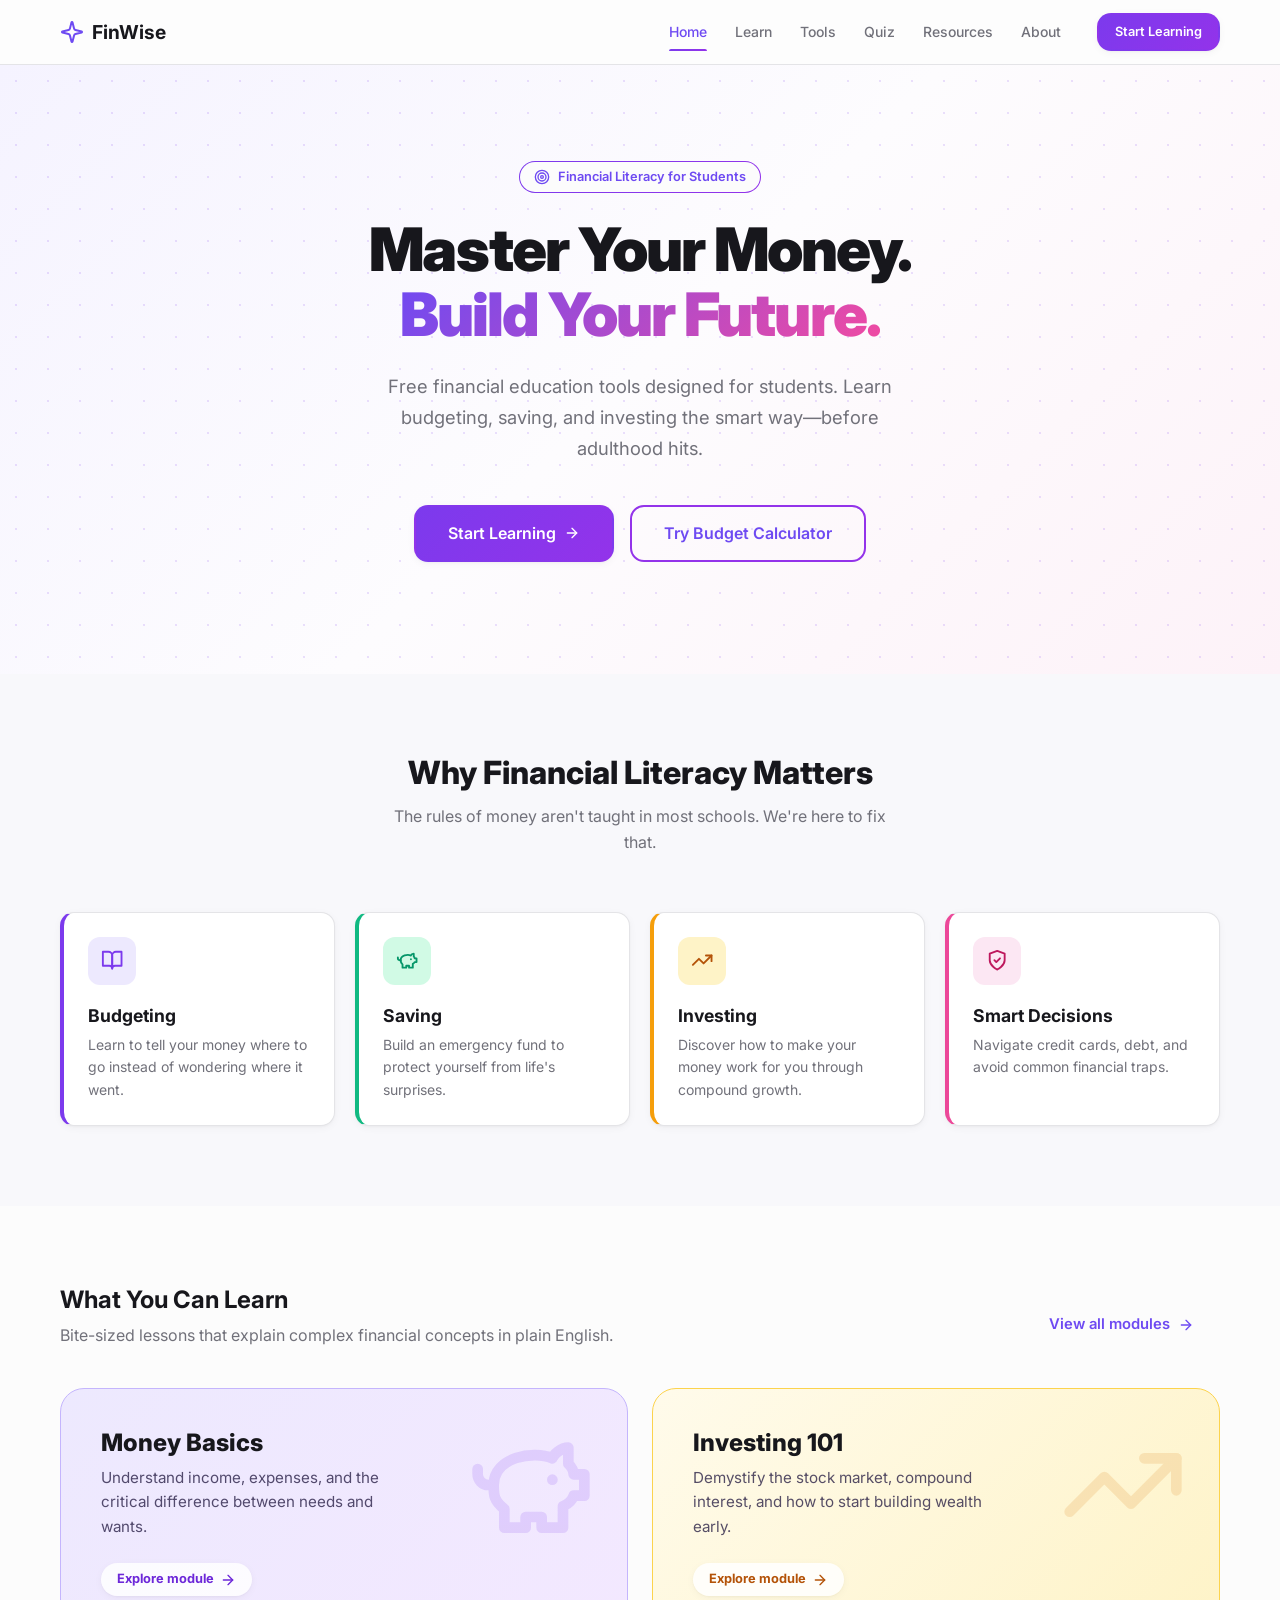
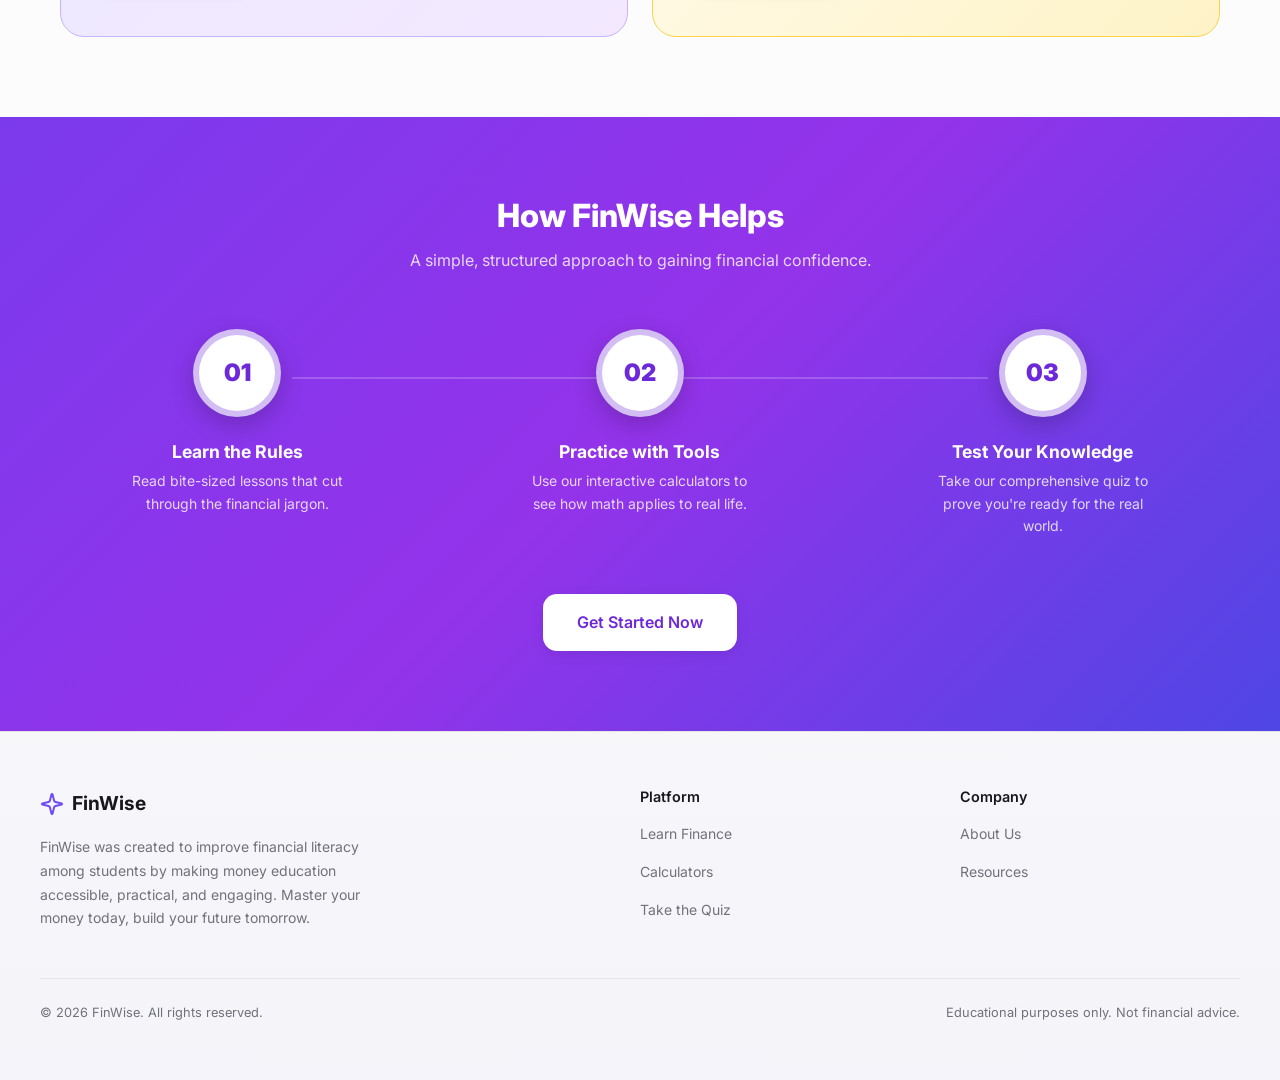
<file: index.html>
<!DOCTYPE html>
<html lang="en">
<head>
  <meta charset="UTF-8" />
  <meta name="viewport" content="width=device-width, initial-scale=1.0" />
  <meta name="description" content="Free financial literacy platform for high school students. Learn budgeting, saving, and investing the smart way." />
  <title>FinWise — Master Your Money</title>
  <link rel="stylesheet" href="style.css" />
  <!-- Google tag (gtag.js) -->
<script async src="https://www.googletagmanager.com/gtag/js?id=G-2988GRG72Z"></script>
<script>
  window.dataLayer = window.dataLayer || [];
  function gtag(){dataLayer.push(arguments);}
  gtag('js', new Date());

  gtag('config', 'G-2988GRG72Z');
</script>
</head>
<body>

<!-- ============ NAVBAR ============ -->
<header class="navbar">
  <div class="container navbar__inner">
    <a href="index.html" class="navbar__logo">
      <svg xmlns="http://www.w3.org/2000/svg" viewBox="0 0 24 24" fill="none" stroke="currentColor" stroke-width="2" stroke-linecap="round" stroke-linejoin="round"><path d="M9.937 15.5A2 2 0 0 0 8.5 14.063l-6.135-1.582a.5.5 0 0 1 0-.962L8.5 9.936A2 2 0 0 0 9.937 8.5l1.582-6.135a.5.5 0 0 1 .963 0L14.063 8.5A2 2 0 0 0 15.5 9.937l6.135 1.582a.5.5 0 0 1 0 .962L15.5 14.063a2 2 0 0 0-1.437 1.437l-1.582 6.135a.5.5 0 0 1-.963 0z"/></svg>
      <span class="navbar__logo-text">FinWise</span>
    </a>
    <nav class="navbar__links">
      <a href="index.html"     class="navbar__link">Home</a>
      <a href="learn.html"     class="navbar__link">Learn</a>
      <a href="tools.html"     class="navbar__link">Tools</a>
      <a href="quiz.html"      class="navbar__link">Quiz</a>
      <a href="resources.html" class="navbar__link">Resources</a>
      <a href="about.html"     class="navbar__link">About</a>
      <a href="learn.html" class="btn btn--primary btn--sm navbar__cta">Start Learning</a>
    </nav>
    <button class="navbar__mobile-toggle" id="nav-toggle" aria-label="Toggle menu">
      <span id="nav-icon-menu"><svg xmlns="http://www.w3.org/2000/svg" viewBox="0 0 24 24" fill="none" stroke="currentColor" stroke-width="2" stroke-linecap="round" stroke-linejoin="round" style="width:1.5rem;height:1.5rem"><line x1="4" x2="20" y1="12" y2="12"/><line x1="4" x2="20" y1="6" y2="6"/><line x1="4" x2="20" y1="18" y2="18"/></svg></span>
      <span id="nav-icon-close" style="display:none"><svg xmlns="http://www.w3.org/2000/svg" viewBox="0 0 24 24" fill="none" stroke="currentColor" stroke-width="2" stroke-linecap="round" stroke-linejoin="round" style="width:1.5rem;height:1.5rem"><path d="M18 6 6 18"/><path d="m6 6 12 12"/></svg></span>
    </button>
  </div>
  <div class="navbar__mobile-menu" id="nav-mobile-menu">
    <div class="navbar__mobile-links">
      <a href="index.html"     class="navbar__mobile-link">Home</a>
      <a href="learn.html"     class="navbar__mobile-link">Learn</a>
      <a href="tools.html"     class="navbar__mobile-link">Tools</a>
      <a href="quiz.html"      class="navbar__mobile-link">Quiz</a>
      <a href="resources.html" class="navbar__mobile-link">Resources</a>
      <a href="about.html"     class="navbar__mobile-link">About</a>
      <a href="learn.html" class="btn btn--primary btn--full navbar__mobile-cta">Start Learning</a>
    </div>
  </div>
</header>

<main>

  <!-- ============ HERO ============ -->
  <section class="hero">
    <div class="hero__dot-grid"></div>
    <div class="container hero__content">
      <div class="hero__badge-wrap">
        <div class="badge--gradient-border">
          <div class="badge-inner">
            <svg xmlns="http://www.w3.org/2000/svg" viewBox="0 0 24 24" fill="none" stroke="currentColor" stroke-width="2" stroke-linecap="round" stroke-linejoin="round"><circle cx="12" cy="12" r="10"/><circle cx="12" cy="12" r="6"/><circle cx="12" cy="12" r="2"/></svg>
            Financial Literacy for Students
          </div>
        </div>
      </div>

      <h1>
        Master Your Money.<br>
        <span class="gradient-text">Build Your Future.</span>
      </h1>

      <p class="hero__sub">
        Free financial education tools designed for students. Learn budgeting, saving, and investing the smart way—before adulthood hits.
      </p>

      <div class="hero__ctas">
        <a href="learn.html" class="btn btn--primary btn--lg">
          Start Learning
          <svg xmlns="http://www.w3.org/2000/svg" viewBox="0 0 24 24" fill="none" stroke="currentColor" stroke-width="2" stroke-linecap="round" stroke-linejoin="round"><path d="M5 12h14"/><path d="m12 5 7 7-7 7"/></svg>
        </a>
        <a href="tools.html" class="btn btn--outline btn--lg">Try Budget Calculator</a>
      </div>
    </div>
  </section>

  <!-- ============ WHY FINANCIAL LITERACY MATTERS ============ -->
  <section class="why-section">
    <div class="container">
      <div class="section-header">
        <h2>Why Financial Literacy Matters</h2>
        <p class="section-subtitle">The rules of money aren't taught in most schools. We're here to fix that.</p>
      </div>
      <div class="cards-grid-4">

        <div class="feature-card card--violet reveal reveal-delay-1">
          <div class="feature-icon">
            <svg xmlns="http://www.w3.org/2000/svg" viewBox="0 0 24 24" fill="none" stroke="currentColor" stroke-width="2" stroke-linecap="round" stroke-linejoin="round"><path d="M2 3h6a4 4 0 0 1 4 4v14a3 3 0 0 0-3-3H2z"/><path d="M22 3h-6a4 4 0 0 0-4 4v14a3 3 0 0 1 3-3h7z"/></svg>
          </div>
          <h3>Budgeting</h3>
          <p>Learn to tell your money where to go instead of wondering where it went.</p>
        </div>

        <div class="feature-card card--emerald reveal reveal-delay-2">
          <div class="feature-icon">
            <svg xmlns="http://www.w3.org/2000/svg" viewBox="0 0 24 24" fill="none" stroke="currentColor" stroke-width="2" stroke-linecap="round" stroke-linejoin="round"><path d="M19 5c-1.5 0-2.8 1.4-3 2-3.5-1.5-11-.3-11 5 0 1.8 0 3 2 4.5V20h4v-2h3v2h4v-4c1-.5 1.7-1 2-2h2v-4h-2c0-1-.5-1.5-1-2V5z"/><path d="M2 9v1a2 2 0 0 0 2 2h1"/><path d="M16 11h.01"/></svg>
          </div>
          <h3>Saving</h3>
          <p>Build an emergency fund to protect yourself from life's surprises.</p>
        </div>

        <div class="feature-card card--amber reveal reveal-delay-3">
          <div class="feature-icon">
            <svg xmlns="http://www.w3.org/2000/svg" viewBox="0 0 24 24" fill="none" stroke="currentColor" stroke-width="2" stroke-linecap="round" stroke-linejoin="round"><polyline points="22 7 13.5 15.5 8.5 10.5 2 17"/><polyline points="16 7 22 7 22 13"/></svg>
          </div>
          <h3>Investing</h3>
          <p>Discover how to make your money work for you through compound growth.</p>
        </div>

        <div class="feature-card card--pink reveal reveal-delay-4">
          <div class="feature-icon">
            <svg xmlns="http://www.w3.org/2000/svg" viewBox="0 0 24 24" fill="none" stroke="currentColor" stroke-width="2" stroke-linecap="round" stroke-linejoin="round"><path d="M12 22s8-4 8-10V5l-8-3-8 3v7c0 6 8 10 8 10"/><path d="m9 12 2 2 4-4"/></svg>
          </div>
          <h3>Smart Decisions</h3>
          <p>Navigate credit cards, debt, and avoid common financial traps.</p>
        </div>

      </div>
    </div>
  </section>

  <!-- ============ WHAT YOU CAN LEARN ============ -->
  <section>
    <div class="container">
      <div class="learn-section-row">
        <div>
          <h2>What You Can Learn</h2>
          <p class="text-muted">Bite-sized lessons that explain complex financial concepts in plain English.</p>
        </div>
        <a href="learn.html" class="btn btn--ghost">
          View all modules
          <svg xmlns="http://www.w3.org/2000/svg" viewBox="0 0 24 24" fill="none" stroke="currentColor" stroke-width="2" stroke-linecap="round" stroke-linejoin="round"><path d="M5 12h14"/><path d="m12 5 7 7-7 7"/></svg>
        </a>
      </div>

      <div class="cards-grid-2">

        <a href="learn.html" class="big-card big-card--violet reveal reveal-delay-1">
          <div class="big-card__bg-icon">
            <svg xmlns="http://www.w3.org/2000/svg" viewBox="0 0 24 24" fill="none" stroke="currentColor" stroke-width="2" stroke-linecap="round" stroke-linejoin="round"><path d="M19 5c-1.5 0-2.8 1.4-3 2-3.5-1.5-11-.3-11 5 0 1.8 0 3 2 4.5V20h4v-2h3v2h4v-4c1-.5 1.7-1 2-2h2v-4h-2c0-1-.5-1.5-1-2V5z"/><path d="M2 9v1a2 2 0 0 0 2 2h1"/><path d="M16 11h.01"/></svg>
          </div>
          <div class="big-card__content">
            <h3>Money Basics</h3>
            <p>Understand income, expenses, and the critical difference between needs and wants.</p>
            <span class="big-card__pill">
              Explore module
              <svg xmlns="http://www.w3.org/2000/svg" viewBox="0 0 24 24" fill="none" stroke="currentColor" stroke-width="2" stroke-linecap="round" stroke-linejoin="round"><path d="M5 12h14"/><path d="m12 5 7 7-7 7"/></svg>
            </span>
          </div>
        </a>

        <a href="learn.html" class="big-card big-card--amber reveal reveal-delay-2">
          <div class="big-card__bg-icon">
            <svg xmlns="http://www.w3.org/2000/svg" viewBox="0 0 24 24" fill="none" stroke="currentColor" stroke-width="2" stroke-linecap="round" stroke-linejoin="round"><polyline points="22 7 13.5 15.5 8.5 10.5 2 17"/><polyline points="16 7 22 7 22 13"/></svg>
          </div>
          <div class="big-card__content">
            <h3>Investing 101</h3>
            <p>Demystify the stock market, compound interest, and how to start building wealth early.</p>
            <span class="big-card__pill">
              Explore module
              <svg xmlns="http://www.w3.org/2000/svg" viewBox="0 0 24 24" fill="none" stroke="currentColor" stroke-width="2" stroke-linecap="round" stroke-linejoin="round"><path d="M5 12h14"/><path d="m12 5 7 7-7 7"/></svg>
            </span>
          </div>
        </a>

      </div>
    </div>
  </section>

  <!-- ============ HOW FINWISE HELPS ============ -->
  <section class="steps-section">
    <div class="container">
      <div class="section-header">
        <h2>How FinWise Helps</h2>
        <p class="section-subtitle">A simple, structured approach to gaining financial confidence.</p>
      </div>

      <div class="steps-grid">
        <div class="step-item reveal reveal-delay-1">
          <div class="step-circle">01</div>
          <h3>Learn the Rules</h3>
          <p>Read bite-sized lessons that cut through the financial jargon.</p>
        </div>
        <div class="step-item reveal reveal-delay-2">
          <div class="step-circle">02</div>
          <h3>Practice with Tools</h3>
          <p>Use our interactive calculators to see how math applies to real life.</p>
        </div>
        <div class="step-item reveal reveal-delay-3">
          <div class="step-circle">03</div>
          <h3>Test Your Knowledge</h3>
          <p>Take our comprehensive quiz to prove you're ready for the real world.</p>
        </div>
      </div>

      <div class="steps-cta">
        <a href="learn.html" class="btn btn--white btn--lg">Get Started Now</a>
      </div>
    </div>
  </section>

</main>

<!-- ============ FOOTER ============ -->
<footer class="footer">
  <div class="container footer__inner">
    <div class="footer__grid">
      <div class="footer__brand">
        <a href="index.html" class="footer__logo">
          <svg xmlns="http://www.w3.org/2000/svg" viewBox="0 0 24 24" fill="none" stroke="currentColor" stroke-width="2" stroke-linecap="round" stroke-linejoin="round"><path d="M9.937 15.5A2 2 0 0 0 8.5 14.063l-6.135-1.582a.5.5 0 0 1 0-.962L8.5 9.936A2 2 0 0 0 9.937 8.5l1.582-6.135a.5.5 0 0 1 .963 0L14.063 8.5A2 2 0 0 0 15.5 9.937l6.135 1.582a.5.5 0 0 1 0 .962L15.5 14.063a2 2 0 0 0-1.437 1.437l-1.582 6.135a.5.5 0 0 1-.963 0z"/></svg>
          <span class="footer__logo-text">FinWise</span>
        </a>
        <p class="footer__tagline">FinWise was created to improve financial literacy among students by making money education accessible, practical, and engaging. Master your money today, build your future tomorrow.</p>
      </div>
      <div>
        <h3 class="footer__heading">Platform</h3>
        <ul class="footer__links">
          <li><a href="learn.html">Learn Finance</a></li>
          <li><a href="tools.html">Calculators</a></li>
          <li><a href="quiz.html">Take the Quiz</a></li>
        </ul>
      </div>
      <div>
        <h3 class="footer__heading">Company</h3>
        <ul class="footer__links">
          <li><a href="about.html">About Us</a></li>
          <li><a href="resources.html">Resources</a></li>
        </ul>
      </div>
    </div>
    <div class="footer__bottom">
      <p>&copy; <span id="footer-year"></span> FinWise. All rights reserved.</p>
      <p>Educational purposes only. Not financial advice.</p>
    </div>
  </div>
</footer>

<script src="script.js"></script>
<script>document.getElementById('footer-year').textContent = new Date().getFullYear();</script>
</body>
</html>
</file>
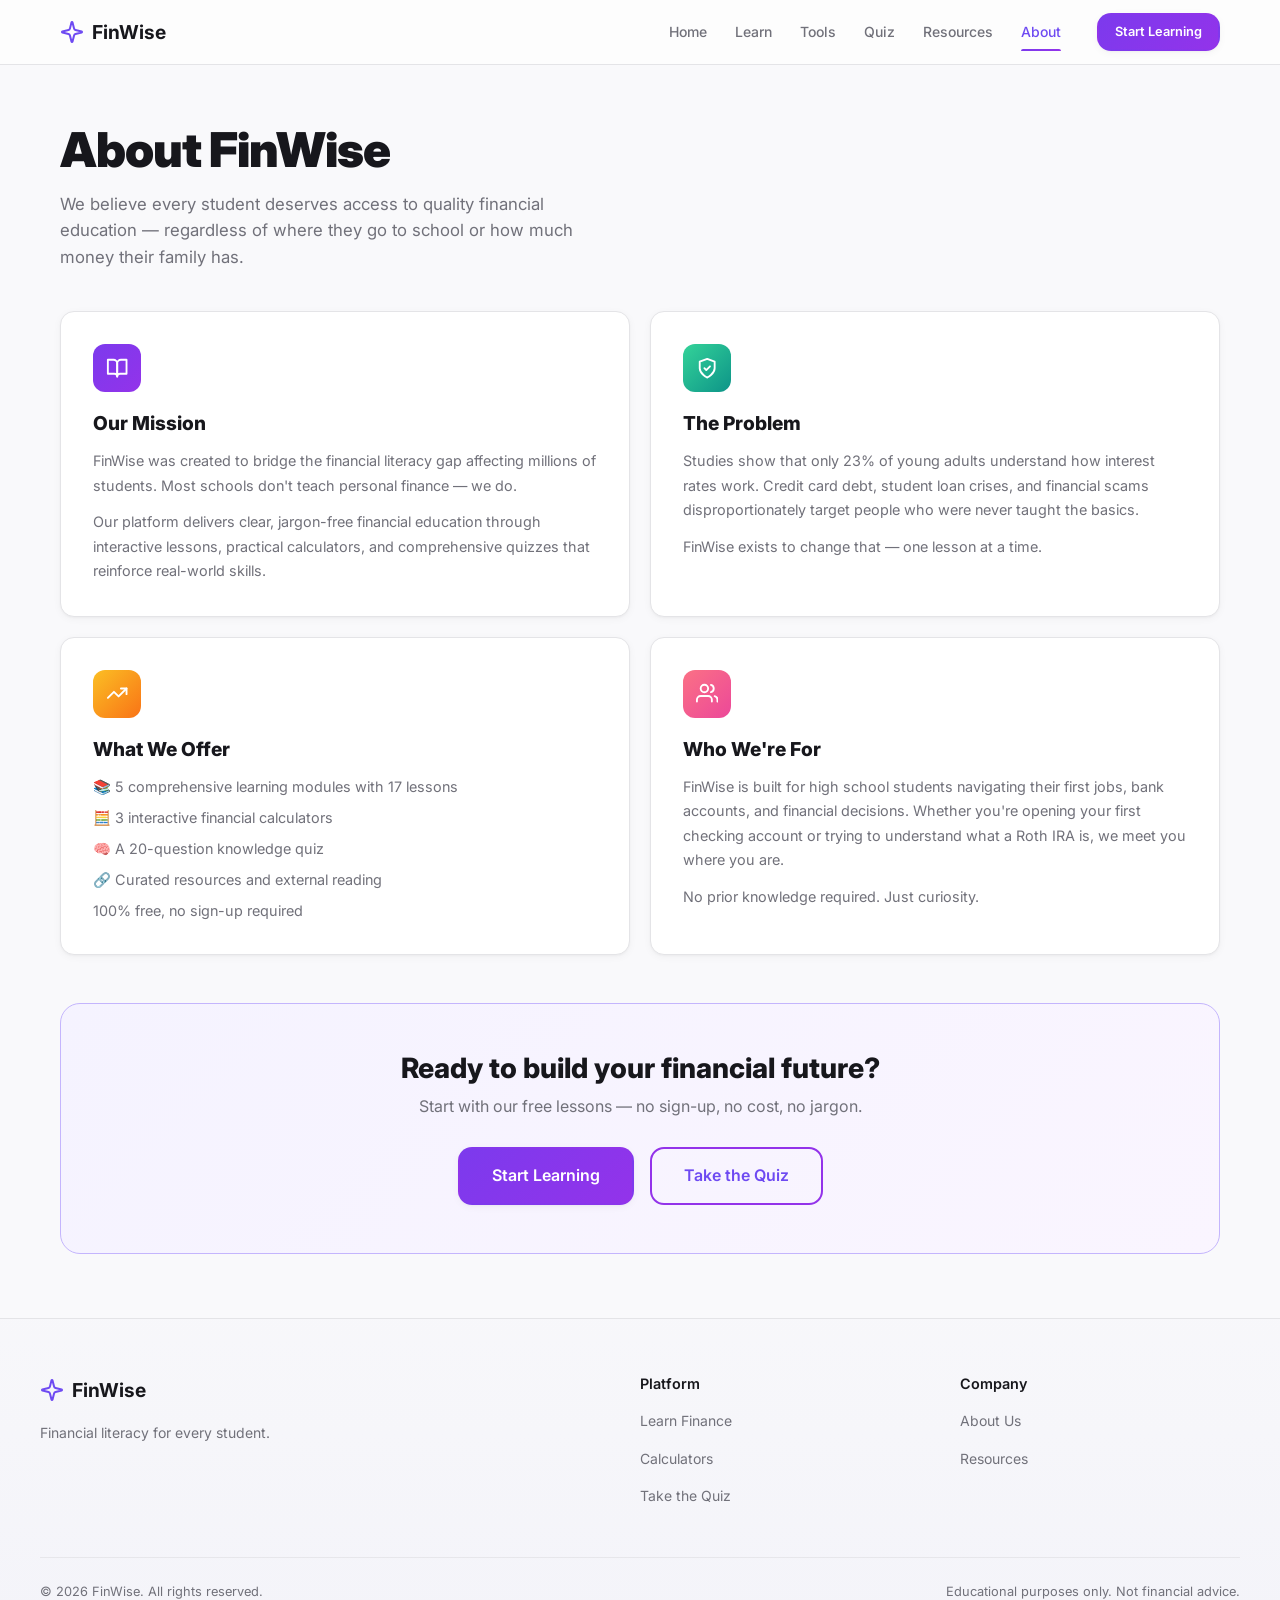
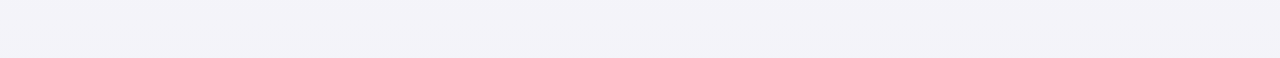
<file: about.html>
<!DOCTYPE html>
<html lang="en">
<head>
  <meta charset="UTF-8" />
  <meta name="viewport" content="width=device-width, initial-scale=1.0" />
  <meta name="description" content="About FinWise — a financial literacy platform built for students." />
  <title>About — FinWise</title>
  <link rel="stylesheet" href="style.css" />
  <!-- Google tag (gtag.js) -->
<script async src="https://www.googletagmanager.com/gtag/js?id=G-2988GRG72Z"></script>
<script>
  window.dataLayer = window.dataLayer || [];
  function gtag(){dataLayer.push(arguments);}
  gtag('js', new Date());

  gtag('config', 'G-2988GRG72Z');
</script>
</head>
<body>

<!-- ============ NAVBAR ============ -->
<header class="navbar">
  <div class="container navbar__inner">
    <a href="index.html" class="navbar__logo">
      <svg xmlns="http://www.w3.org/2000/svg" viewBox="0 0 24 24" fill="none" stroke="currentColor" stroke-width="2" stroke-linecap="round" stroke-linejoin="round"><path d="M9.937 15.5A2 2 0 0 0 8.5 14.063l-6.135-1.582a.5.5 0 0 1 0-.962L8.5 9.936A2 2 0 0 0 9.937 8.5l1.582-6.135a.5.5 0 0 1 .963 0L14.063 8.5A2 2 0 0 0 15.5 9.937l6.135 1.582a.5.5 0 0 1 0 .962L15.5 14.063a2 2 0 0 0-1.437 1.437l-1.582 6.135a.5.5 0 0 1-.963 0z"/></svg>
      <span class="navbar__logo-text">FinWise</span>
    </a>
    <nav class="navbar__links">
      <a href="index.html"     class="navbar__link">Home</a>
      <a href="learn.html"     class="navbar__link">Learn</a>
      <a href="tools.html"     class="navbar__link">Tools</a>
      <a href="quiz.html"      class="navbar__link">Quiz</a>
      <a href="resources.html" class="navbar__link">Resources</a>
      <a href="about.html"     class="navbar__link">About</a>
      <a href="learn.html" class="btn btn--primary btn--sm navbar__cta">Start Learning</a>
    </nav>
    <button class="navbar__mobile-toggle" id="nav-toggle" aria-label="Toggle menu">
      <span id="nav-icon-menu"><svg xmlns="http://www.w3.org/2000/svg" viewBox="0 0 24 24" fill="none" stroke="currentColor" stroke-width="2" stroke-linecap="round" stroke-linejoin="round" style="width:1.5rem;height:1.5rem"><line x1="4" x2="20" y1="12" y2="12"/><line x1="4" x2="20" y1="6" y2="6"/><line x1="4" x2="20" y1="18" y2="18"/></svg></span>
      <span id="nav-icon-close" style="display:none"><svg xmlns="http://www.w3.org/2000/svg" viewBox="0 0 24 24" fill="none" stroke="currentColor" stroke-width="2" stroke-linecap="round" stroke-linejoin="round" style="width:1.5rem;height:1.5rem"><path d="M18 6 6 18"/><path d="m6 6 12 12"/></svg></span>
    </button>
  </div>
  <div class="navbar__mobile-menu" id="nav-mobile-menu">
    <div class="navbar__mobile-links">
      <a href="index.html"     class="navbar__mobile-link">Home</a>
      <a href="learn.html"     class="navbar__mobile-link">Learn</a>
      <a href="tools.html"     class="navbar__mobile-link">Tools</a>
      <a href="quiz.html"      class="navbar__mobile-link">Quiz</a>
      <a href="resources.html" class="navbar__mobile-link">Resources</a>
      <a href="about.html"     class="navbar__mobile-link">About</a>
      <a href="learn.html" class="btn btn--primary btn--full navbar__mobile-cta">Start Learning</a>
    </div>
  </div>
</header>

<main class="page-bg">
  <div class="container">
    <div class="page-header">
      <h1>About FinWise</h1>
      <p>We believe every student deserves access to quality financial education — regardless of where they go to school or how much money their family has.</p>
    </div>

    <div class="about-grid">

      <div class="about-card reveal reveal-delay-1">
        <div class="about-card__icon about-card__icon--violet">
          <svg xmlns="http://www.w3.org/2000/svg" viewBox="0 0 24 24" fill="none" stroke="currentColor" stroke-width="2" stroke-linecap="round" stroke-linejoin="round"><path d="M2 3h6a4 4 0 0 1 4 4v14a3 3 0 0 0-3-3H2z"/><path d="M22 3h-6a4 4 0 0 0-4 4v14a3 3 0 0 1 3-3h7z"/></svg>
        </div>
        <h2>Our Mission</h2>
        <p>FinWise was created to bridge the financial literacy gap affecting millions of students. Most schools don't teach personal finance — we do.</p>
        <p>Our platform delivers clear, jargon-free financial education through interactive lessons, practical calculators, and comprehensive quizzes that reinforce real-world skills.</p>
      </div>

      <div class="about-card reveal reveal-delay-2">
        <div class="about-card__icon about-card__icon--emerald">
          <svg xmlns="http://www.w3.org/2000/svg" viewBox="0 0 24 24" fill="none" stroke="currentColor" stroke-width="2" stroke-linecap="round" stroke-linejoin="round"><path d="M12 22s8-4 8-10V5l-8-3-8 3v7c0 6 8 10 8 10"/><path d="m9 12 2 2 4-4"/></svg>
        </div>
        <h2>The Problem</h2>
        <p>Studies show that only 23% of young adults understand how interest rates work. Credit card debt, student loan crises, and financial scams disproportionately target people who were never taught the basics.</p>
        <p>FinWise exists to change that — one lesson at a time.</p>
      </div>

      <div class="about-card reveal reveal-delay-3">
        <div class="about-card__icon about-card__icon--amber">
          <svg xmlns="http://www.w3.org/2000/svg" viewBox="0 0 24 24" fill="none" stroke="currentColor" stroke-width="2" stroke-linecap="round" stroke-linejoin="round"><polyline points="22 7 13.5 15.5 8.5 10.5 2 17"/><polyline points="16 7 22 7 22 13"/></svg>
        </div>
        <h2>What We Offer</h2>
        <ul class="about-list">
          <li>📚 5 comprehensive learning modules with 17 lessons</li>
          <li>🧮 3 interactive financial calculators</li>
          <li>🧠 A 20-question knowledge quiz</li>
          <li>🔗 Curated resources and external reading</li>
          <li>100% free, no sign-up required</li>
        </ul>
      </div>

      <div class="about-card reveal reveal-delay-4">
        <div class="about-card__icon about-card__icon--rose">
          <svg xmlns="http://www.w3.org/2000/svg" viewBox="0 0 24 24" fill="none" stroke="currentColor" stroke-width="2" stroke-linecap="round" stroke-linejoin="round"><path d="M17 21v-2a4 4 0 0 0-4-4H5a4 4 0 0 0-4 4v2"/><circle cx="9" cy="7" r="4"/><path d="M23 21v-2a4 4 0 0 0-3-3.87"/><path d="M16 3.13a4 4 0 0 1 0 7.75"/></svg>
        </div>
        <h2>Who We're For</h2>
        <p>FinWise is built for high school students navigating their first jobs, bank accounts, and financial decisions. Whether you're opening your first checking account or trying to understand what a Roth IRA is, we meet you where you are.</p>
        <p>No prior knowledge required. Just curiosity.</p>
      </div>

    </div>

    <div class="about-cta-block reveal">
      <h2>Ready to build your financial future?</h2>
      <p>Start with our free lessons — no sign-up, no cost, no jargon.</p>
      <div class="hero__ctas">
        <a href="learn.html" class="btn btn--primary btn--lg">Start Learning</a>
        <a href="quiz.html"  class="btn btn--outline btn--lg">Take the Quiz</a>
      </div>
    </div>
  </div>
</main>

<!-- ============ FOOTER ============ -->
<footer class="footer">
  <div class="container footer__inner">
    <div class="footer__grid">
      <div class="footer__brand">
        <a href="index.html" class="footer__logo">
          <svg xmlns="http://www.w3.org/2000/svg" viewBox="0 0 24 24" fill="none" stroke="currentColor" stroke-width="2" stroke-linecap="round" stroke-linejoin="round"><path d="M9.937 15.5A2 2 0 0 0 8.5 14.063l-6.135-1.582a.5.5 0 0 1 0-.962L8.5 9.936A2 2 0 0 0 9.937 8.5l1.582-6.135a.5.5 0 0 1 .963 0L14.063 8.5A2 2 0 0 0 15.5 9.937l6.135 1.582a.5.5 0 0 1 0 .962L15.5 14.063a2 2 0 0 0-1.437 1.437l-1.582 6.135a.5.5 0 0 1-.963 0z"/></svg>
          <span class="footer__logo-text">FinWise</span>
        </a>
        <p class="footer__tagline">Financial literacy for every student.</p>
      </div>
      <div>
        <h3 class="footer__heading">Platform</h3>
        <ul class="footer__links">
          <li><a href="learn.html">Learn Finance</a></li>
          <li><a href="tools.html">Calculators</a></li>
          <li><a href="quiz.html">Take the Quiz</a></li>
        </ul>
      </div>
      <div>
        <h3 class="footer__heading">Company</h3>
        <ul class="footer__links">
          <li><a href="about.html">About Us</a></li>
          <li><a href="resources.html">Resources</a></li>
        </ul>
      </div>
    </div>
    <div class="footer__bottom">
      <p>&copy; <span id="footer-year"></span> FinWise. All rights reserved.</p>
      <p>Educational purposes only. Not financial advice.</p>
    </div>
  </div>
</footer>

<script src="script.js"></script>
<script>document.getElementById('footer-year').textContent = new Date().getFullYear();</script>
</body>
</html>
</file>
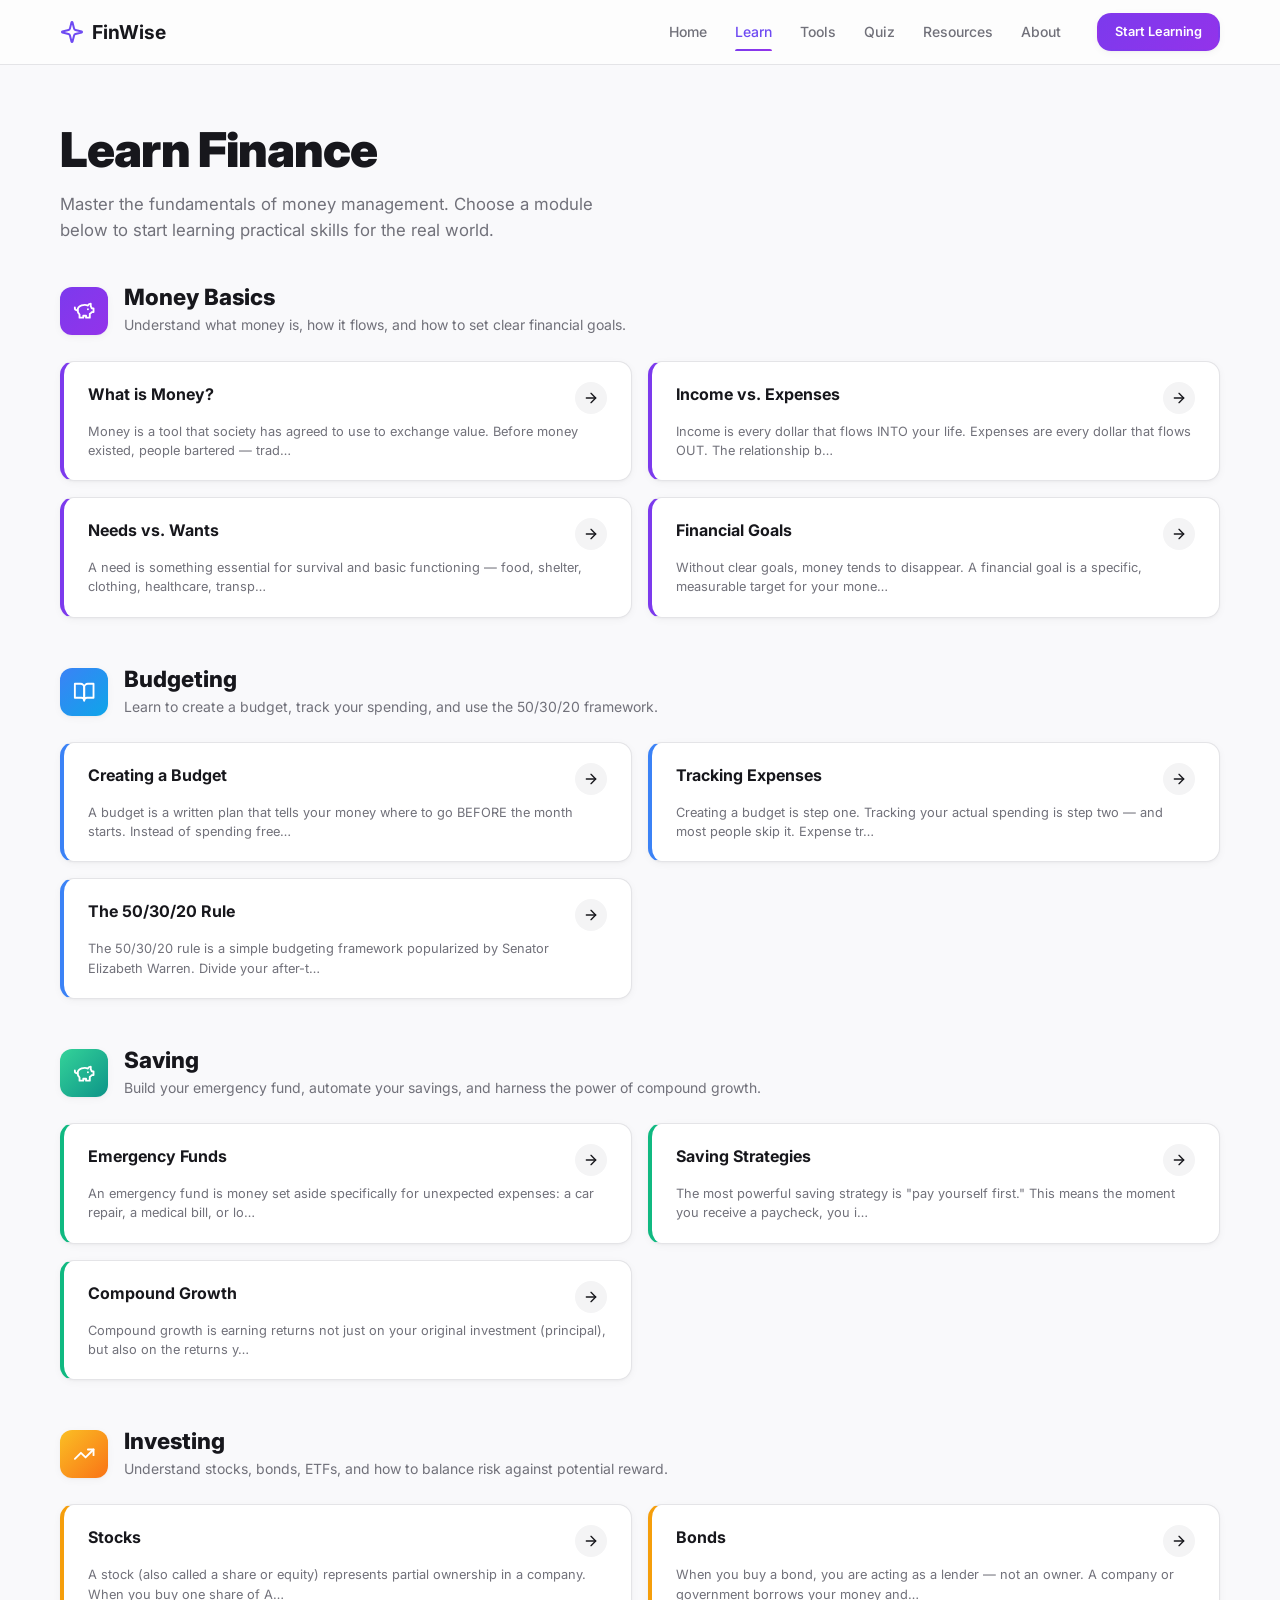
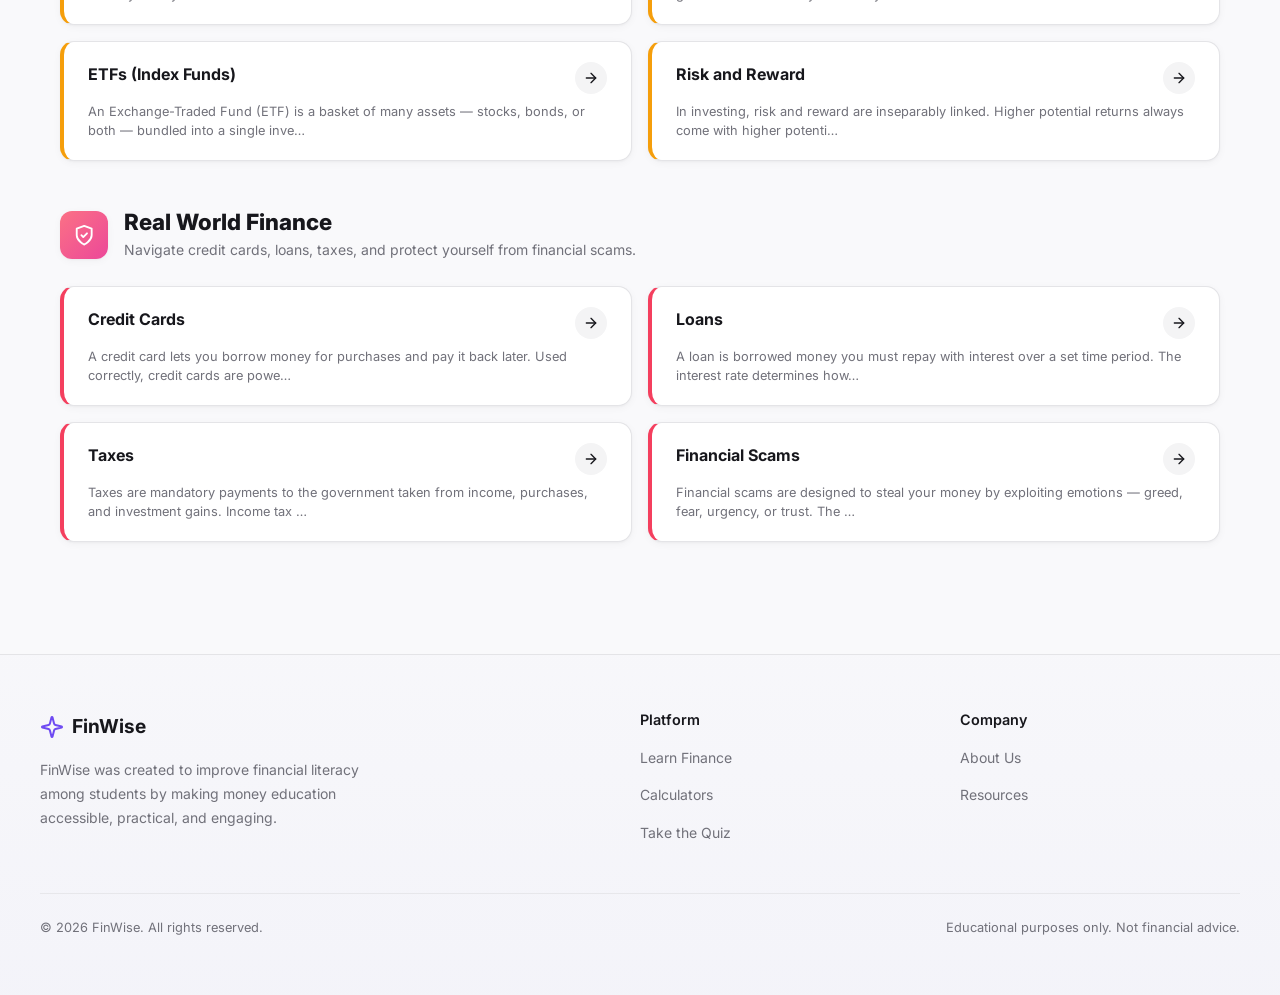
<file: learn.html>
<!DOCTYPE html>
<html lang="en">
<head>
  <meta charset="UTF-8" />
  <meta name="viewport" content="width=device-width, initial-scale=1.0" />
  <meta name="description" content="Learn financial literacy with interactive lessons on money basics, budgeting, saving, investing, and real-world finance." />
  <title>Learn Finance — FinWise</title>
  <link rel="stylesheet" href="style.css" />
  <!-- Google tag (gtag.js) -->
<script async src="https://www.googletagmanager.com/gtag/js?id=G-2988GRG72Z"></script>
<script>
  window.dataLayer = window.dataLayer || [];
  function gtag(){dataLayer.push(arguments);}
  gtag('js', new Date());

  gtag('config', 'G-2988GRG72Z');
</script>
</head>
<body>

<!-- ============ NAVBAR ============ -->
<header class="navbar">
  <div class="container navbar__inner">
    <a href="index.html" class="navbar__logo">
      <svg xmlns="http://www.w3.org/2000/svg" viewBox="0 0 24 24" fill="none" stroke="currentColor" stroke-width="2" stroke-linecap="round" stroke-linejoin="round"><path d="M9.937 15.5A2 2 0 0 0 8.5 14.063l-6.135-1.582a.5.5 0 0 1 0-.962L8.5 9.936A2 2 0 0 0 9.937 8.5l1.582-6.135a.5.5 0 0 1 .963 0L14.063 8.5A2 2 0 0 0 15.5 9.937l6.135 1.582a.5.5 0 0 1 0 .962L15.5 14.063a2 2 0 0 0-1.437 1.437l-1.582 6.135a.5.5 0 0 1-.963 0z"/></svg>
      <span class="navbar__logo-text">FinWise</span>
    </a>
    <nav class="navbar__links">
      <a href="index.html"     class="navbar__link">Home</a>
      <a href="learn.html"     class="navbar__link">Learn</a>
      <a href="tools.html"     class="navbar__link">Tools</a>
      <a href="quiz.html"      class="navbar__link">Quiz</a>
      <a href="resources.html" class="navbar__link">Resources</a>
      <a href="about.html"     class="navbar__link">About</a>
      <a href="learn.html" class="btn btn--primary btn--sm navbar__cta">Start Learning</a>
    </nav>
    <button class="navbar__mobile-toggle" id="nav-toggle" aria-label="Toggle menu">
      <span id="nav-icon-menu"><svg xmlns="http://www.w3.org/2000/svg" viewBox="0 0 24 24" fill="none" stroke="currentColor" stroke-width="2" stroke-linecap="round" stroke-linejoin="round" style="width:1.5rem;height:1.5rem"><line x1="4" x2="20" y1="12" y2="12"/><line x1="4" x2="20" y1="6" y2="6"/><line x1="4" x2="20" y1="18" y2="18"/></svg></span>
      <span id="nav-icon-close" style="display:none"><svg xmlns="http://www.w3.org/2000/svg" viewBox="0 0 24 24" fill="none" stroke="currentColor" stroke-width="2" stroke-linecap="round" stroke-linejoin="round" style="width:1.5rem;height:1.5rem"><path d="M18 6 6 18"/><path d="m6 6 12 12"/></svg></span>
    </button>
  </div>
  <div class="navbar__mobile-menu" id="nav-mobile-menu">
    <div class="navbar__mobile-links">
      <a href="index.html"     class="navbar__mobile-link">Home</a>
      <a href="learn.html"     class="navbar__mobile-link">Learn</a>
      <a href="tools.html"     class="navbar__mobile-link">Tools</a>
      <a href="quiz.html"      class="navbar__mobile-link">Quiz</a>
      <a href="resources.html" class="navbar__mobile-link">Resources</a>
      <a href="about.html"     class="navbar__mobile-link">About</a>
      <a href="learn.html" class="btn btn--primary btn--full navbar__mobile-cta">Start Learning</a>
    </div>
  </div>
</header>

<main class="page-bg">

  <div class="container">
    <div class="page-header">
      <h1>Learn Finance</h1>
      <p>Master the fundamentals of money management. Choose a module below to start learning practical skills for the real world.</p>
    </div>

    <!-- JS renders all modules here -->
    <div id="modules-container" style="padding-bottom:4rem"></div>
  </div>

</main>

<!-- ============ LESSON MODAL ============ -->
<div class="modal-overlay" id="lesson-modal" role="dialog" aria-modal="true" aria-labelledby="modal-title">
  <div class="modal">
    <div class="modal-top-bar"></div>
    <div class="modal-sticky-header">
      <h2 class="modal-title" id="modal-title">Lesson Title</h2>
      <button class="modal-close" id="modal-close-btn" aria-label="Close lesson">
        <svg xmlns="http://www.w3.org/2000/svg" viewBox="0 0 24 24" fill="none" stroke="currentColor" stroke-width="2" stroke-linecap="round" stroke-linejoin="round"><path d="M18 6 6 18"/><path d="m6 6 12 12"/></svg>
      </button>
    </div>
    <div class="modal-body">

      <p class="lesson-explanation" id="modal-explanation"></p>

      <div class="example-box">
        <div class="example-box__label">
          <svg xmlns="http://www.w3.org/2000/svg" viewBox="0 0 24 24" fill="none" stroke="currentColor" stroke-width="2" stroke-linecap="round" stroke-linejoin="round"><path d="M15 14c.2-1 .7-1.7 1.5-2.5 1-.9 1.5-2.2 1.5-3.5A6 6 0 0 0 6 8c0 1 .2 2.2 1.5 3.5.7.7 1.3 1.5 1.5 2.5"/><path d="M9 18h6"/><path d="M10 22h4"/></svg>
          Real World Example
        </div>
        <p id="modal-example"></p>
      </div>

      <div>
        <div class="key-points__label">
          <svg xmlns="http://www.w3.org/2000/svg" viewBox="0 0 24 24" fill="none" stroke="currentColor" stroke-width="2" stroke-linecap="round" stroke-linejoin="round"><circle cx="7.5" cy="15.5" r="5.5"/><path d="m21 2-9.6 9.6"/><path d="m15.5 7.5 3 3L22 7l-3-3"/></svg>
          Key Takeaways
        </div>
        <ul class="key-points" id="modal-keypoints"></ul>
      </div>

      <hr class="modal-divider" />

      <div class="mini-quiz">
        <div class="mini-quiz__label">
          <svg xmlns="http://www.w3.org/2000/svg" viewBox="0 0 24 24" fill="none" stroke="currentColor" stroke-width="2" stroke-linecap="round" stroke-linejoin="round"><circle cx="12" cy="12" r="10"/><polygon points="10 8 16 12 10 16 10 8"/></svg>
          Quick Check
        </div>
        <p class="mini-quiz__question" id="modal-quiz-question"></p>
        <div id="modal-quiz-options"></div>
        <div class="quiz-submit">
          <button class="btn btn--primary btn--full" id="modal-quiz-submit" disabled>Check Answer</button>
        </div>
        <div id="modal-quiz-result" style="display:none"></div>
      </div>

    </div>
  </div>
</div>

<!-- ============ FOOTER ============ -->
<footer class="footer">
  <div class="container footer__inner">
    <div class="footer__grid">
      <div class="footer__brand">
        <a href="index.html" class="footer__logo">
          <svg xmlns="http://www.w3.org/2000/svg" viewBox="0 0 24 24" fill="none" stroke="currentColor" stroke-width="2" stroke-linecap="round" stroke-linejoin="round"><path d="M9.937 15.5A2 2 0 0 0 8.5 14.063l-6.135-1.582a.5.5 0 0 1 0-.962L8.5 9.936A2 2 0 0 0 9.937 8.5l1.582-6.135a.5.5 0 0 1 .963 0L14.063 8.5A2 2 0 0 0 15.5 9.937l6.135 1.582a.5.5 0 0 1 0 .962L15.5 14.063a2 2 0 0 0-1.437 1.437l-1.582 6.135a.5.5 0 0 1-.963 0z"/></svg>
          <span class="footer__logo-text">FinWise</span>
        </a>
        <p class="footer__tagline">FinWise was created to improve financial literacy among students by making money education accessible, practical, and engaging.</p>
      </div>
      <div>
        <h3 class="footer__heading">Platform</h3>
        <ul class="footer__links">
          <li><a href="learn.html">Learn Finance</a></li>
          <li><a href="tools.html">Calculators</a></li>
          <li><a href="quiz.html">Take the Quiz</a></li>
        </ul>
      </div>
      <div>
        <h3 class="footer__heading">Company</h3>
        <ul class="footer__links">
          <li><a href="about.html">About Us</a></li>
          <li><a href="resources.html">Resources</a></li>
        </ul>
      </div>
    </div>
    <div class="footer__bottom">
      <p>&copy; <span id="footer-year"></span> FinWise. All rights reserved.</p>
      <p>Educational purposes only. Not financial advice.</p>
    </div>
  </div>
</footer>

<script src="script.js"></script>
<script>document.getElementById('footer-year').textContent = new Date().getFullYear();</script>
</body>
</html>
</file>
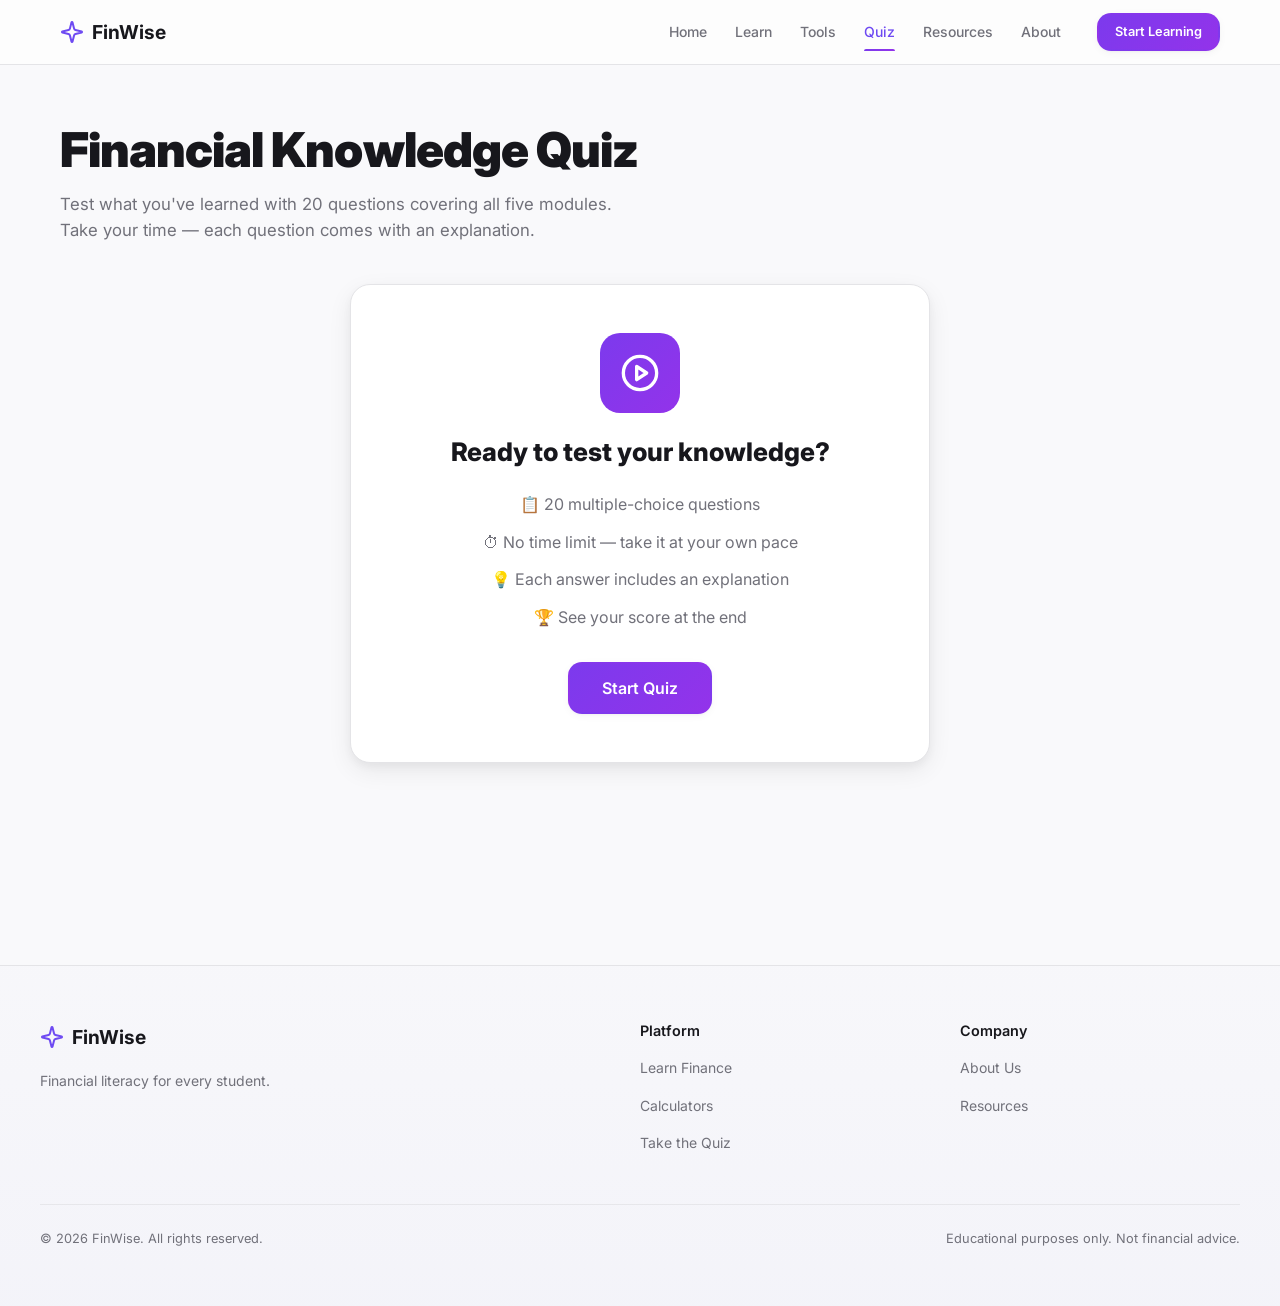
<file: quiz.html>
<!DOCTYPE html>
<html lang="en">
<head>
  <meta charset="UTF-8" />
  <meta name="viewport" content="width=device-width, initial-scale=1.0" />
  <meta name="description" content="Test your financial knowledge with our comprehensive 20-question quiz." />
  <title>Quiz — FinWise</title>
  <link rel="stylesheet" href="style.css" />
  <!-- Google tag (gtag.js) -->
<script async src="https://www.googletagmanager.com/gtag/js?id=G-2988GRG72Z"></script>
<script>
  window.dataLayer = window.dataLayer || [];
  function gtag(){dataLayer.push(arguments);}
  gtag('js', new Date());

  gtag('config', 'G-2988GRG72Z');
</script>
</head>
<body>

<!-- ============ NAVBAR ============ -->
<header class="navbar">
  <div class="container navbar__inner">
    <a href="index.html" class="navbar__logo">
      <svg xmlns="http://www.w3.org/2000/svg" viewBox="0 0 24 24" fill="none" stroke="currentColor" stroke-width="2" stroke-linecap="round" stroke-linejoin="round"><path d="M9.937 15.5A2 2 0 0 0 8.5 14.063l-6.135-1.582a.5.5 0 0 1 0-.962L8.5 9.936A2 2 0 0 0 9.937 8.5l1.582-6.135a.5.5 0 0 1 .963 0L14.063 8.5A2 2 0 0 0 15.5 9.937l6.135 1.582a.5.5 0 0 1 0 .962L15.5 14.063a2 2 0 0 0-1.437 1.437l-1.582 6.135a.5.5 0 0 1-.963 0z"/></svg>
      <span class="navbar__logo-text">FinWise</span>
    </a>
    <nav class="navbar__links">
      <a href="index.html"     class="navbar__link">Home</a>
      <a href="learn.html"     class="navbar__link">Learn</a>
      <a href="tools.html"     class="navbar__link">Tools</a>
      <a href="quiz.html"      class="navbar__link">Quiz</a>
      <a href="resources.html" class="navbar__link">Resources</a>
      <a href="about.html"     class="navbar__link">About</a>
      <a href="learn.html" class="btn btn--primary btn--sm navbar__cta">Start Learning</a>
    </nav>
    <button class="navbar__mobile-toggle" id="nav-toggle" aria-label="Toggle menu">
      <span id="nav-icon-menu"><svg xmlns="http://www.w3.org/2000/svg" viewBox="0 0 24 24" fill="none" stroke="currentColor" stroke-width="2" stroke-linecap="round" stroke-linejoin="round" style="width:1.5rem;height:1.5rem"><line x1="4" x2="20" y1="12" y2="12"/><line x1="4" x2="20" y1="6" y2="6"/><line x1="4" x2="20" y1="18" y2="18"/></svg></span>
      <span id="nav-icon-close" style="display:none"><svg xmlns="http://www.w3.org/2000/svg" viewBox="0 0 24 24" fill="none" stroke="currentColor" stroke-width="2" stroke-linecap="round" stroke-linejoin="round" style="width:1.5rem;height:1.5rem"><path d="M18 6 6 18"/><path d="m6 6 12 12"/></svg></span>
    </button>
  </div>
  <div class="navbar__mobile-menu" id="nav-mobile-menu">
    <div class="navbar__mobile-links">
      <a href="index.html"     class="navbar__mobile-link">Home</a>
      <a href="learn.html"     class="navbar__mobile-link">Learn</a>
      <a href="tools.html"     class="navbar__mobile-link">Tools</a>
      <a href="quiz.html"      class="navbar__mobile-link">Quiz</a>
      <a href="resources.html" class="navbar__mobile-link">Resources</a>
      <a href="about.html"     class="navbar__mobile-link">About</a>
      <a href="learn.html" class="btn btn--primary btn--full navbar__mobile-cta">Start Learning</a>
    </div>
  </div>
</header>

<main class="page-bg">
  <div class="container">
    <div class="page-header">
      <h1>Financial Knowledge Quiz</h1>
      <p>Test what you've learned with 20 questions covering all five modules. Take your time — each question comes with an explanation.</p>
    </div>

    <!-- Start Screen -->
    <div id="quiz-start" class="quiz-start-card">
      <div class="quiz-start-icon">
        <svg xmlns="http://www.w3.org/2000/svg" viewBox="0 0 24 24" fill="none" stroke="currentColor" stroke-width="2" stroke-linecap="round" stroke-linejoin="round"><circle cx="12" cy="12" r="10"/><polygon points="10 8 16 12 10 16 10 8"/></svg>
      </div>
      <h2>Ready to test your knowledge?</h2>
      <ul class="quiz-start-info">
        <li>📋 20 multiple-choice questions</li>
        <li>⏱ No time limit — take it at your own pace</li>
        <li>💡 Each answer includes an explanation</li>
        <li>🏆 See your score at the end</li>
      </ul>
      <button class="btn btn--primary btn--lg" id="quiz-start-btn">Start Quiz</button>
    </div>

    <!-- Quiz Area -->
    <div id="quiz-area" style="display:none">
      <div class="quiz-progress-bar-wrap">
        <div class="quiz-progress-bar" id="quiz-progress-bar"></div>
      </div>
      <div class="quiz-meta">
        <span id="quiz-q-counter"></span>
        <span id="quiz-score-live"></span>
      </div>
      <div class="quiz-question-card" id="quiz-question-card">
        <p class="quiz-question-text" id="quiz-question-text"></p>
        <div id="quiz-options-container"></div>
        <div id="quiz-feedback" style="display:none"></div>
        <div class="quiz-nav">
          <button class="btn btn--primary" id="quiz-next-btn" style="display:none">Next Question</button>
        </div>
      </div>
    </div>

    <!-- Results Screen -->
    <div id="quiz-results" style="display:none">
      <div class="quiz-results-card">
        <div id="quiz-results-icon" class="quiz-results-icon"></div>
        <h2 id="quiz-results-title"></h2>
        <div class="quiz-score-display" id="quiz-score-display"></div>
        <p id="quiz-results-msg"></p>
        <div class="quiz-results-actions">
          <button class="btn btn--primary btn--lg" id="quiz-retry-btn">Try Again</button>
          <a href="learn.html" class="btn btn--outline btn--lg">Review Lessons</a>
        </div>
      </div>
    </div>

  </div>
</main>

<!-- ============ FOOTER ============ -->
<footer class="footer">
  <div class="container footer__inner">
    <div class="footer__grid">
      <div class="footer__brand">
        <a href="index.html" class="footer__logo">
          <svg xmlns="http://www.w3.org/2000/svg" viewBox="0 0 24 24" fill="none" stroke="currentColor" stroke-width="2" stroke-linecap="round" stroke-linejoin="round"><path d="M9.937 15.5A2 2 0 0 0 8.5 14.063l-6.135-1.582a.5.5 0 0 1 0-.962L8.5 9.936A2 2 0 0 0 9.937 8.5l1.582-6.135a.5.5 0 0 1 .963 0L14.063 8.5A2 2 0 0 0 15.5 9.937l6.135 1.582a.5.5 0 0 1 0 .962L15.5 14.063a2 2 0 0 0-1.437 1.437l-1.582 6.135a.5.5 0 0 1-.963 0z"/></svg>
          <span class="footer__logo-text">FinWise</span>
        </a>
        <p class="footer__tagline">Financial literacy for every student.</p>
      </div>
      <div>
        <h3 class="footer__heading">Platform</h3>
        <ul class="footer__links">
          <li><a href="learn.html">Learn Finance</a></li>
          <li><a href="tools.html">Calculators</a></li>
          <li><a href="quiz.html">Take the Quiz</a></li>
        </ul>
      </div>
      <div>
        <h3 class="footer__heading">Company</h3>
        <ul class="footer__links">
          <li><a href="about.html">About Us</a></li>
          <li><a href="resources.html">Resources</a></li>
        </ul>
      </div>
    </div>
    <div class="footer__bottom">
      <p>&copy; <span id="footer-year"></span> FinWise. All rights reserved.</p>
      <p>Educational purposes only. Not financial advice.</p>
    </div>
  </div>
</footer>

<script src="script.js"></script>
<script>document.getElementById('footer-year').textContent = new Date().getFullYear();</script>
</body>
</html>
</file>
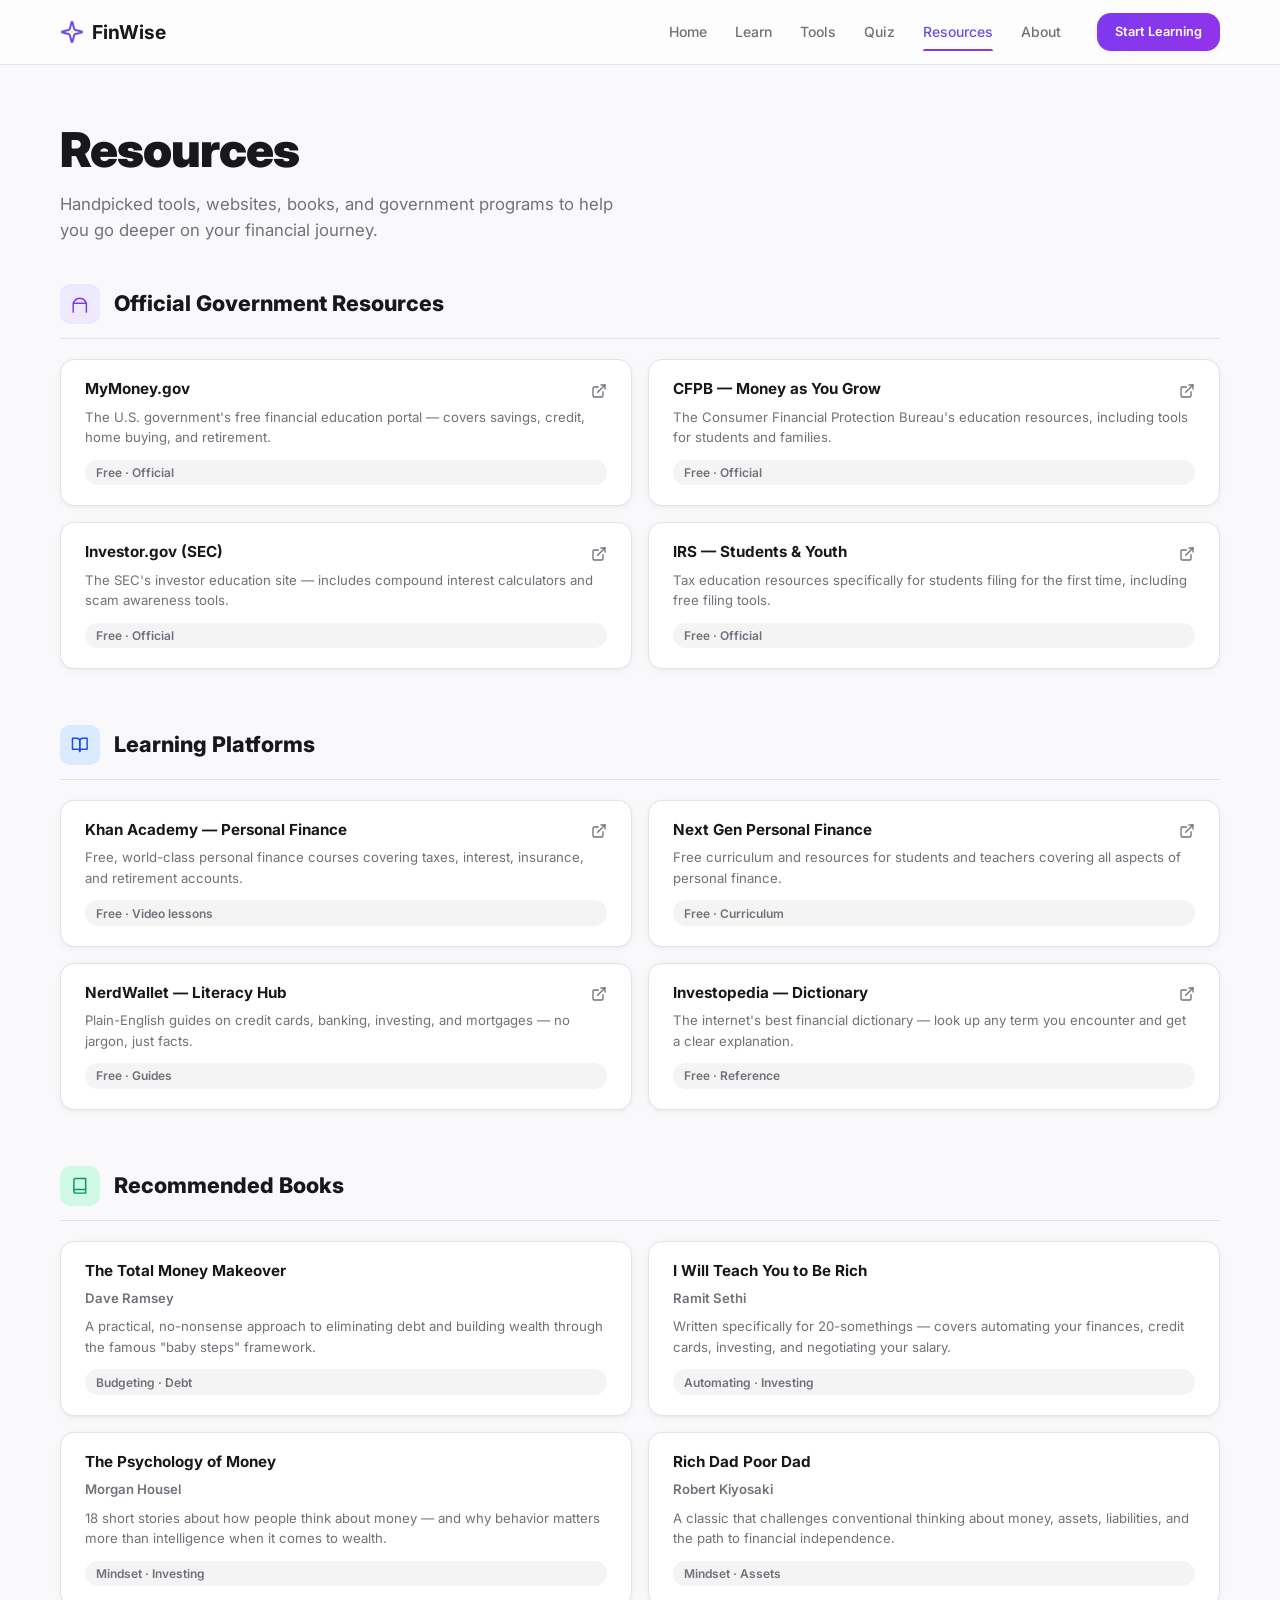
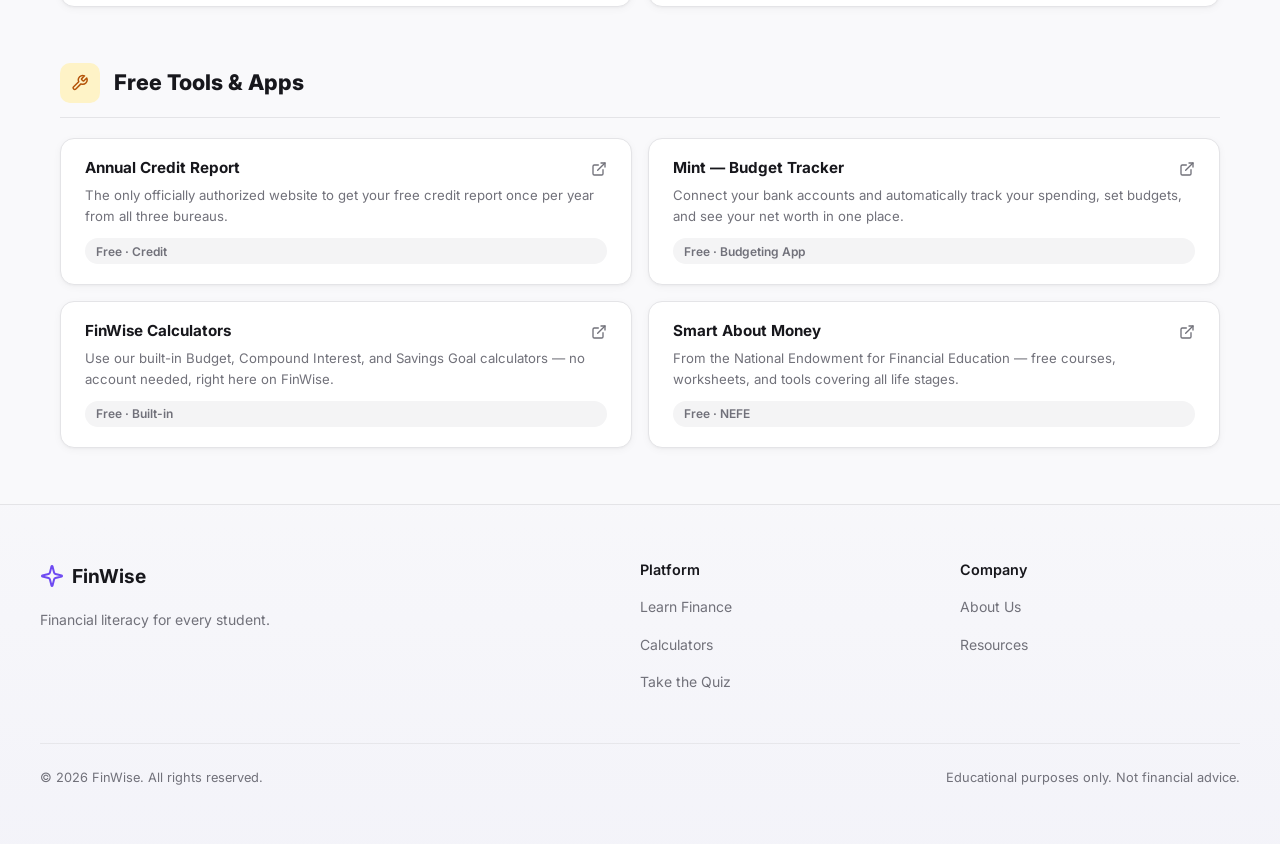
<file: resources.html>
<!DOCTYPE html>
<html lang="en">
<head>
  <meta charset="UTF-8" />
  <meta name="viewport" content="width=device-width, initial-scale=1.0" />
  <meta name="description" content="Curated financial literacy resources, books, websites, and tools for students." />
  <title>Resources — FinWise</title>
  <link rel="stylesheet" href="style.css" />
  <!-- Google tag (gtag.js) -->
<script async src="https://www.googletagmanager.com/gtag/js?id=G-2988GRG72Z"></script>
<script>
  window.dataLayer = window.dataLayer || [];
  function gtag(){dataLayer.push(arguments);}
  gtag('js', new Date());

  gtag('config', 'G-2988GRG72Z');
</script>
</head>
<body>

<!-- ============ NAVBAR ============ -->
<header class="navbar">
  <div class="container navbar__inner">
    <a href="index.html" class="navbar__logo">
      <svg xmlns="http://www.w3.org/2000/svg" viewBox="0 0 24 24" fill="none" stroke="currentColor" stroke-width="2" stroke-linecap="round" stroke-linejoin="round"><path d="M9.937 15.5A2 2 0 0 0 8.5 14.063l-6.135-1.582a.5.5 0 0 1 0-.962L8.5 9.936A2 2 0 0 0 9.937 8.5l1.582-6.135a.5.5 0 0 1 .963 0L14.063 8.5A2 2 0 0 0 15.5 9.937l6.135 1.582a.5.5 0 0 1 0 .962L15.5 14.063a2 2 0 0 0-1.437 1.437l-1.582 6.135a.5.5 0 0 1-.963 0z"/></svg>
      <span class="navbar__logo-text">FinWise</span>
    </a>
    <nav class="navbar__links">
      <a href="index.html"     class="navbar__link">Home</a>
      <a href="learn.html"     class="navbar__link">Learn</a>
      <a href="tools.html"     class="navbar__link">Tools</a>
      <a href="quiz.html"      class="navbar__link">Quiz</a>
      <a href="resources.html" class="navbar__link">Resources</a>
      <a href="about.html"     class="navbar__link">About</a>
      <a href="learn.html" class="btn btn--primary btn--sm navbar__cta">Start Learning</a>
    </nav>
    <button class="navbar__mobile-toggle" id="nav-toggle" aria-label="Toggle menu">
      <span id="nav-icon-menu"><svg xmlns="http://www.w3.org/2000/svg" viewBox="0 0 24 24" fill="none" stroke="currentColor" stroke-width="2" stroke-linecap="round" stroke-linejoin="round" style="width:1.5rem;height:1.5rem"><line x1="4" x2="20" y1="12" y2="12"/><line x1="4" x2="20" y1="6" y2="6"/><line x1="4" x2="20" y1="18" y2="18"/></svg></span>
      <span id="nav-icon-close" style="display:none"><svg xmlns="http://www.w3.org/2000/svg" viewBox="0 0 24 24" fill="none" stroke="currentColor" stroke-width="2" stroke-linecap="round" stroke-linejoin="round" style="width:1.5rem;height:1.5rem"><path d="M18 6 6 18"/><path d="m6 6 12 12"/></svg></span>
    </button>
  </div>
  <div class="navbar__mobile-menu" id="nav-mobile-menu">
    <div class="navbar__mobile-links">
      <a href="index.html"     class="navbar__mobile-link">Home</a>
      <a href="learn.html"     class="navbar__mobile-link">Learn</a>
      <a href="tools.html"     class="navbar__mobile-link">Tools</a>
      <a href="quiz.html"      class="navbar__mobile-link">Quiz</a>
      <a href="resources.html" class="navbar__mobile-link">Resources</a>
      <a href="about.html"     class="navbar__mobile-link">About</a>
      <a href="learn.html" class="btn btn--primary btn--full navbar__mobile-cta">Start Learning</a>
    </div>
  </div>
</header>

<main class="page-bg">
  <div class="container">
    <div class="page-header">
      <h1>Resources</h1>
      <p>Handpicked tools, websites, books, and government programs to help you go deeper on your financial journey.</p>
    </div>

    <!-- Government & Official Resources -->
    <div class="resources-section">
      <h2 class="resources-section__title">
        <span class="resources-section__icon resources-section__icon--violet">
          <svg xmlns="http://www.w3.org/2000/svg" viewBox="0 0 24 24" fill="none" stroke="currentColor" stroke-width="2" stroke-linecap="round" stroke-linejoin="round"><path d="M3 22V12a9 9 0 0 1 18 0v10"/><path d="M3 10h18"/></svg>
        </span>
        Official Government Resources
      </h2>
      <div class="resources-grid">
        <a href="https://www.mymoney.gov" target="_blank" rel="noopener" class="resource-card">
          <div class="resource-card__top">
            <h3>MyMoney.gov</h3>
            <svg xmlns="http://www.w3.org/2000/svg" viewBox="0 0 24 24" fill="none" stroke="currentColor" stroke-width="2" stroke-linecap="round" stroke-linejoin="round"><path d="M15 3h6v6"/><path d="M10 14 21 3"/><path d="M18 13v6a2 2 0 0 1-2 2H5a2 2 0 0 1-2-2V8a2 2 0 0 1 2-2h6"/></svg>
          </div>
          <p>The U.S. government's free financial education portal — covers savings, credit, home buying, and retirement.</p>
          <span class="resource-tag">Free · Official</span>
        </a>
        <a href="https://www.consumerfinance.gov/consumer-tools/money-as-you-grow/" target="_blank" rel="noopener" class="resource-card">
          <div class="resource-card__top">
            <h3>CFPB — Money as You Grow</h3>
            <svg xmlns="http://www.w3.org/2000/svg" viewBox="0 0 24 24" fill="none" stroke="currentColor" stroke-width="2" stroke-linecap="round" stroke-linejoin="round"><path d="M15 3h6v6"/><path d="M10 14 21 3"/><path d="M18 13v6a2 2 0 0 1-2 2H5a2 2 0 0 1-2-2V8a2 2 0 0 1 2-2h6"/></svg>
          </div>
          <p>The Consumer Financial Protection Bureau's education resources, including tools for students and families.</p>
          <span class="resource-tag">Free · Official</span>
        </a>
        <a href="https://www.investor.gov" target="_blank" rel="noopener" class="resource-card">
          <div class="resource-card__top">
            <h3>Investor.gov (SEC)</h3>
            <svg xmlns="http://www.w3.org/2000/svg" viewBox="0 0 24 24" fill="none" stroke="currentColor" stroke-width="2" stroke-linecap="round" stroke-linejoin="round"><path d="M15 3h6v6"/><path d="M10 14 21 3"/><path d="M18 13v6a2 2 0 0 1-2 2H5a2 2 0 0 1-2-2V8a2 2 0 0 1 2-2h6"/></svg>
          </div>
          <p>The SEC's investor education site — includes compound interest calculators and scam awareness tools.</p>
          <span class="resource-tag">Free · Official</span>
        </a>
        <a href="https://www.irs.gov/individuals/students" target="_blank" rel="noopener" class="resource-card">
          <div class="resource-card__top">
            <h3>IRS — Students &amp; Youth</h3>
            <svg xmlns="http://www.w3.org/2000/svg" viewBox="0 0 24 24" fill="none" stroke="currentColor" stroke-width="2" stroke-linecap="round" stroke-linejoin="round"><path d="M15 3h6v6"/><path d="M10 14 21 3"/><path d="M18 13v6a2 2 0 0 1-2 2H5a2 2 0 0 1-2-2V8a2 2 0 0 1 2-2h6"/></svg>
          </div>
          <p>Tax education resources specifically for students filing for the first time, including free filing tools.</p>
          <span class="resource-tag">Free · Official</span>
        </a>
      </div>
    </div>

    <!-- Learning Platforms -->
    <div class="resources-section">
      <h2 class="resources-section__title">
        <span class="resources-section__icon resources-section__icon--blue">
          <svg xmlns="http://www.w3.org/2000/svg" viewBox="0 0 24 24" fill="none" stroke="currentColor" stroke-width="2" stroke-linecap="round" stroke-linejoin="round"><path d="M2 3h6a4 4 0 0 1 4 4v14a3 3 0 0 0-3-3H2z"/><path d="M22 3h-6a4 4 0 0 0-4 4v14a3 3 0 0 1 3-3h7z"/></svg>
        </span>
        Learning Platforms
      </h2>
      <div class="resources-grid">
        <a href="https://www.khanacademy.org/college-careers-more/personal-finance" target="_blank" rel="noopener" class="resource-card">
          <div class="resource-card__top">
            <h3>Khan Academy — Personal Finance</h3>
            <svg xmlns="http://www.w3.org/2000/svg" viewBox="0 0 24 24" fill="none" stroke="currentColor" stroke-width="2" stroke-linecap="round" stroke-linejoin="round"><path d="M15 3h6v6"/><path d="M10 14 21 3"/><path d="M18 13v6a2 2 0 0 1-2 2H5a2 2 0 0 1-2-2V8a2 2 0 0 1 2-2h6"/></svg>
          </div>
          <p>Free, world-class personal finance courses covering taxes, interest, insurance, and retirement accounts.</p>
          <span class="resource-tag">Free · Video lessons</span>
        </a>
        <a href="https://www.nextgenmoney.com" target="_blank" rel="noopener" class="resource-card">
          <div class="resource-card__top">
            <h3>Next Gen Personal Finance</h3>
            <svg xmlns="http://www.w3.org/2000/svg" viewBox="0 0 24 24" fill="none" stroke="currentColor" stroke-width="2" stroke-linecap="round" stroke-linejoin="round"><path d="M15 3h6v6"/><path d="M10 14 21 3"/><path d="M18 13v6a2 2 0 0 1-2 2H5a2 2 0 0 1-2-2V8a2 2 0 0 1 2-2h6"/></svg>
          </div>
          <p>Free curriculum and resources for students and teachers covering all aspects of personal finance.</p>
          <span class="resource-tag">Free · Curriculum</span>
        </a>
        <a href="https://www.nerdwallet.com/financial-literacy-hub" target="_blank" rel="noopener" class="resource-card">
          <div class="resource-card__top">
            <h3>NerdWallet — Literacy Hub</h3>
            <svg xmlns="http://www.w3.org/2000/svg" viewBox="0 0 24 24" fill="none" stroke="currentColor" stroke-width="2" stroke-linecap="round" stroke-linejoin="round"><path d="M15 3h6v6"/><path d="M10 14 21 3"/><path d="M18 13v6a2 2 0 0 1-2 2H5a2 2 0 0 1-2-2V8a2 2 0 0 1 2-2h6"/></svg>
          </div>
          <p>Plain-English guides on credit cards, banking, investing, and mortgages — no jargon, just facts.</p>
          <span class="resource-tag">Free · Guides</span>
        </a>
        <a href="https://www.investopedia.com/financial-term-dictionary-4769738" target="_blank" rel="noopener" class="resource-card">
          <div class="resource-card__top">
            <h3>Investopedia — Dictionary</h3>
            <svg xmlns="http://www.w3.org/2000/svg" viewBox="0 0 24 24" fill="none" stroke="currentColor" stroke-width="2" stroke-linecap="round" stroke-linejoin="round"><path d="M15 3h6v6"/><path d="M10 14 21 3"/><path d="M18 13v6a2 2 0 0 1-2 2H5a2 2 0 0 1-2-2V8a2 2 0 0 1 2-2h6"/></svg>
          </div>
          <p>The internet's best financial dictionary — look up any term you encounter and get a clear explanation.</p>
          <span class="resource-tag">Free · Reference</span>
        </a>
      </div>
    </div>

    <!-- Books -->
    <div class="resources-section">
      <h2 class="resources-section__title">
        <span class="resources-section__icon resources-section__icon--emerald">
          <svg xmlns="http://www.w3.org/2000/svg" viewBox="0 0 24 24" fill="none" stroke="currentColor" stroke-width="2" stroke-linecap="round" stroke-linejoin="round"><path d="M4 19.5v-15A2.5 2.5 0 0 1 6.5 2H20v20H6.5a2.5 2.5 0 0 1 0-5H20"/></svg>
        </span>
        Recommended Books
      </h2>
      <div class="resources-grid">
        <div class="resource-card resource-card--no-link">
          <h3>The Total Money Makeover</h3>
          <p class="resource-author">Dave Ramsey</p>
          <p>A practical, no-nonsense approach to eliminating debt and building wealth through the famous "baby steps" framework.</p>
          <span class="resource-tag">Budgeting · Debt</span>
        </div>
        <div class="resource-card resource-card--no-link">
          <h3>I Will Teach You to Be Rich</h3>
          <p class="resource-author">Ramit Sethi</p>
          <p>Written specifically for 20-somethings — covers automating your finances, credit cards, investing, and negotiating your salary.</p>
          <span class="resource-tag">Automating · Investing</span>
        </div>
        <div class="resource-card resource-card--no-link">
          <h3>The Psychology of Money</h3>
          <p class="resource-author">Morgan Housel</p>
          <p>18 short stories about how people think about money — and why behavior matters more than intelligence when it comes to wealth.</p>
          <span class="resource-tag">Mindset · Investing</span>
        </div>
        <div class="resource-card resource-card--no-link">
          <h3>Rich Dad Poor Dad</h3>
          <p class="resource-author">Robert Kiyosaki</p>
          <p>A classic that challenges conventional thinking about money, assets, liabilities, and the path to financial independence.</p>
          <span class="resource-tag">Mindset · Assets</span>
        </div>
      </div>
    </div>

    <!-- Tools & Apps -->
    <div class="resources-section">
      <h2 class="resources-section__title">
        <span class="resources-section__icon resources-section__icon--amber">
          <svg xmlns="http://www.w3.org/2000/svg" viewBox="0 0 24 24" fill="none" stroke="currentColor" stroke-width="2" stroke-linecap="round" stroke-linejoin="round"><path d="M14.7 6.3a1 1 0 0 0 0 1.4l1.6 1.6a1 1 0 0 0 1.4 0l3.77-3.77a6 6 0 0 1-7.94 7.94l-6.91 6.91a2.12 2.12 0 0 1-3-3l6.91-6.91a6 6 0 0 1 7.94-7.94l-3.76 3.76z"/></svg>
        </span>
        Free Tools &amp; Apps
      </h2>
      <div class="resources-grid">
        <a href="https://www.annualcreditreport.com" target="_blank" rel="noopener" class="resource-card">
          <div class="resource-card__top">
            <h3>Annual Credit Report</h3>
            <svg xmlns="http://www.w3.org/2000/svg" viewBox="0 0 24 24" fill="none" stroke="currentColor" stroke-width="2" stroke-linecap="round" stroke-linejoin="round"><path d="M15 3h6v6"/><path d="M10 14 21 3"/><path d="M18 13v6a2 2 0 0 1-2 2H5a2 2 0 0 1-2-2V8a2 2 0 0 1 2-2h6"/></svg>
          </div>
          <p>The only officially authorized website to get your free credit report once per year from all three bureaus.</p>
          <span class="resource-tag">Free · Credit</span>
        </a>
        <a href="https://www.mint.com" target="_blank" rel="noopener" class="resource-card">
          <div class="resource-card__top">
            <h3>Mint — Budget Tracker</h3>
            <svg xmlns="http://www.w3.org/2000/svg" viewBox="0 0 24 24" fill="none" stroke="currentColor" stroke-width="2" stroke-linecap="round" stroke-linejoin="round"><path d="M15 3h6v6"/><path d="M10 14 21 3"/><path d="M18 13v6a2 2 0 0 1-2 2H5a2 2 0 0 1-2-2V8a2 2 0 0 1 2-2h6"/></svg>
          </div>
          <p>Connect your bank accounts and automatically track your spending, set budgets, and see your net worth in one place.</p>
          <span class="resource-tag">Free · Budgeting App</span>
        </a>
        <a href="tools.html" class="resource-card">
          <div class="resource-card__top">
            <h3>FinWise Calculators</h3>
            <svg xmlns="http://www.w3.org/2000/svg" viewBox="0 0 24 24" fill="none" stroke="currentColor" stroke-width="2" stroke-linecap="round" stroke-linejoin="round"><path d="M15 3h6v6"/><path d="M10 14 21 3"/><path d="M18 13v6a2 2 0 0 1-2 2H5a2 2 0 0 1-2-2V8a2 2 0 0 1 2-2h6"/></svg>
          </div>
          <p>Use our built-in Budget, Compound Interest, and Savings Goal calculators — no account needed, right here on FinWise.</p>
          <span class="resource-tag">Free · Built-in</span>
        </a>
        <a href="https://www.smartaboutmoney.org" target="_blank" rel="noopener" class="resource-card">
          <div class="resource-card__top">
            <h3>Smart About Money</h3>
            <svg xmlns="http://www.w3.org/2000/svg" viewBox="0 0 24 24" fill="none" stroke="currentColor" stroke-width="2" stroke-linecap="round" stroke-linejoin="round"><path d="M15 3h6v6"/><path d="M10 14 21 3"/><path d="M18 13v6a2 2 0 0 1-2 2H5a2 2 0 0 1-2-2V8a2 2 0 0 1 2-2h6"/></svg>
          </div>
          <p>From the National Endowment for Financial Education — free courses, worksheets, and tools covering all life stages.</p>
          <span class="resource-tag">Free · NEFE</span>
        </a>
      </div>
    </div>

  </div>
</main>

<!-- ============ FOOTER ============ -->
<footer class="footer">
  <div class="container footer__inner">
    <div class="footer__grid">
      <div class="footer__brand">
        <a href="index.html" class="footer__logo">
          <svg xmlns="http://www.w3.org/2000/svg" viewBox="0 0 24 24" fill="none" stroke="currentColor" stroke-width="2" stroke-linecap="round" stroke-linejoin="round"><path d="M9.937 15.5A2 2 0 0 0 8.5 14.063l-6.135-1.582a.5.5 0 0 1 0-.962L8.5 9.936A2 2 0 0 0 9.937 8.5l1.582-6.135a.5.5 0 0 1 .963 0L14.063 8.5A2 2 0 0 0 15.5 9.937l6.135 1.582a.5.5 0 0 1 0 .962L15.5 14.063a2 2 0 0 0-1.437 1.437l-1.582 6.135a.5.5 0 0 1-.963 0z"/></svg>
          <span class="footer__logo-text">FinWise</span>
        </a>
        <p class="footer__tagline">Financial literacy for every student.</p>
      </div>
      <div>
        <h3 class="footer__heading">Platform</h3>
        <ul class="footer__links">
          <li><a href="learn.html">Learn Finance</a></li>
          <li><a href="tools.html">Calculators</a></li>
          <li><a href="quiz.html">Take the Quiz</a></li>
        </ul>
      </div>
      <div>
        <h3 class="footer__heading">Company</h3>
        <ul class="footer__links">
          <li><a href="about.html">About Us</a></li>
          <li><a href="resources.html">Resources</a></li>
        </ul>
      </div>
    </div>
    <div class="footer__bottom">
      <p>&copy; <span id="footer-year"></span> FinWise. All rights reserved.</p>
      <p>Educational purposes only. Not financial advice.</p>
    </div>
  </div>
</footer>

<script src="script.js"></script>
<script>document.getElementById('footer-year').textContent = new Date().getFullYear();</script>
</body>
</html>
</file>
<file: style.css>
/* ============================================================
   FinWise — style.css
   Pure CSS, no build tools required. Works directly in browser.
   ============================================================ */

@import url('https://fonts.googleapis.com/css2?family=Inter:wght@400;500;600;700;800;900&display=swap');

/* ============================================================
   1. CSS VARIABLES
   ============================================================ */
:root {
  --primary:           hsl(253, 87%, 62%);
  --primary-dark:      hsl(253, 87%, 52%);
  --primary-light:     hsl(253, 100%, 97%);
  --primary-border:    hsl(253, 87%, 54%);
  --accent:            hsl(38, 100%, 56%);
  --accent-dark:       hsl(38, 100%, 46%);
  --background:        hsl(0, 0%, 99%);
  --foreground:        hsl(240, 10%, 10%);
  --muted:             hsl(240, 5%, 96%);
  --muted-fg:          hsl(240, 4%, 46%);
  --border:            hsl(240, 6%, 90%);
  --card:              hsl(0, 0%, 100%);
  --secondary:         hsl(253, 100%, 97%);
  --secondary-fg:      hsl(253, 87%, 40%);
  --green:             hsl(152, 75%, 40%);
  --green-light:       hsl(152, 75%, 95%);
  --red:               hsl(0, 84%, 60%);
  --red-light:         hsl(0, 84%, 97%);
  --amber-light:       hsl(38, 100%, 95%);
  --amber-dark:        hsl(38, 100%, 30%);
  --radius:            0.875rem;
  --radius-sm:         0.5rem;
  --radius-lg:         1.25rem;
  --radius-full:       9999px;
  --font:              'Inter', -apple-system, BlinkMacSystemFont, sans-serif;
  --shadow-sm:         0 2px 8px rgba(0,0,0,.04), 0 1px 2px rgba(0,0,0,.03);
  --shadow:            0 4px 16px rgba(0,0,0,.06), 0 2px 4px rgba(0,0,0,.03);
  --shadow-md:         0 8px 24px rgba(0,0,0,.07), 0 4px 8px rgba(0,0,0,.04);
  --shadow-lg:         0 16px 40px rgba(0,0,0,.09), 0 6px 12px rgba(0,0,0,.05);
  --transition:        0.2s ease;
}

/* ============================================================
   2. RESET & BASE
   ============================================================ */
*, *::before, *::after { box-sizing: border-box; margin: 0; padding: 0; }
html { scroll-behavior: smooth; }
body {
  font-family: var(--font);
  background: var(--background);
  color: var(--foreground);
  line-height: 1.6;
  -webkit-font-smoothing: antialiased;
  min-height: 100vh;
  display: flex;
  flex-direction: column;
}
main { flex: 1; }
a { color: inherit; text-decoration: none; }
img { max-width: 100%; display: block; }
button { font-family: var(--font); cursor: pointer; }
input, select, textarea { font-family: var(--font); }
ul { list-style: none; }
h1, h2, h3, h4, h5, h6 { line-height: 1.2; }

/* ============================================================
   3. LAYOUT
   ============================================================ */
.container {
  width: 100%;
  max-width: 1200px;
  margin: 0 auto;
  padding: 0 1.25rem;
}
.container--narrow { max-width: 820px; }
.container--mid    { max-width: 960px; }
section { padding: 5rem 0; }

/* ============================================================
   4. TYPOGRAPHY
   ============================================================ */
.gradient-text {
  background: linear-gradient(135deg, var(--primary), hsl(329, 86%, 62%));
  -webkit-background-clip: text;
  -webkit-text-fill-color: transparent;
  background-clip: text;
}
.text-muted  { color: var(--muted-fg); }
.text-primary { color: var(--primary); }
.text-sm     { font-size: 0.875rem; }
.text-xs     { font-size: 0.75rem; }
.font-bold   { font-weight: 700; }
.font-black  { font-weight: 900; }

/* ============================================================
   5. BUTTONS
   ============================================================ */
.btn {
  display: inline-flex;
  align-items: center;
  justify-content: center;
  gap: 0.5rem;
  padding: 0.625rem 1.5rem;
  border-radius: var(--radius);
  font-size: 0.925rem;
  font-weight: 600;
  border: 2px solid transparent;
  transition: all var(--transition);
  white-space: nowrap;
  cursor: pointer;
  text-decoration: none;
}
.btn svg { width: 1rem; height: 1rem; flex-shrink: 0; }
.btn--primary {
  background: linear-gradient(135deg, #7c3aed, #9333ea);
  color: #fff;
  border-color: transparent;
  box-shadow: var(--shadow-sm);
}
.btn--primary:hover { background: linear-gradient(135deg, #6d28d9, #7e22ce); transform: translateY(-1px); box-shadow: var(--shadow); }
.btn--outline {
  background: transparent;
  color: var(--primary);
  border-color: #9333ea;
}
.btn--outline:hover { background: var(--primary-light); }
.btn--white {
  background: #fff;
  color: #6d28d9;
  border-color: transparent;
  box-shadow: var(--shadow);
}
.btn--white:hover { background: #f5f3ff; transform: translateY(-1px); }
.btn--ghost {
  background: transparent;
  color: var(--primary);
  border-color: transparent;
}
.btn--ghost:hover { background: var(--primary-light); }
.btn--muted {
  background: var(--muted);
  color: var(--foreground);
  border-color: var(--border);
}
.btn--muted:hover { background: var(--border); }
.btn--lg { padding: 0.875rem 2rem; font-size: 1rem; }
.btn--sm { padding: 0.4rem 1rem; font-size: 0.8rem; }
.btn--full { width: 100%; }
.btn:disabled { opacity: 0.5; cursor: not-allowed; transform: none !important; }

/* ============================================================
   6. NAVBAR
   ============================================================ */
.navbar {
  position: sticky;
  top: 0;
  z-index: 100;
  width: 100%;
  border-bottom: 1px solid var(--border);
  background: rgba(253, 253, 253, 0.95);
  backdrop-filter: blur(10px);
  -webkit-backdrop-filter: blur(10px);
}
.navbar__inner {
  height: 4rem;
  display: flex;
  align-items: center;
  justify-content: space-between;
}
.navbar__logo {
  display: flex;
  align-items: center;
  gap: 0.5rem;
  text-decoration: none;
}
.navbar__logo svg { color: var(--primary); width: 1.5rem; height: 1.5rem; }
.navbar__logo-text { font-weight: 700; font-size: 1.2rem; color: var(--foreground); }
.navbar__links {
  display: flex;
  align-items: center;
  gap: 1.75rem;
}
.navbar__link {
  font-size: 0.875rem;
  font-weight: 500;
  color: var(--muted-fg);
  text-decoration: none;
  transition: color var(--transition);
  position: relative;
  padding: 0.5rem 0;
}
.navbar__link:hover { color: var(--primary); }
.navbar__link.active { color: var(--primary); }
.navbar__link.active::after {
  content: '';
  position: absolute;
  bottom: 0;
  left: 0;
  width: 100%;
  height: 2px;
  background: linear-gradient(90deg, #7c3aed, #9333ea);
  border-radius: 2px 2px 0 0;
}
.navbar__cta { margin-left: 0.5rem; }
.navbar__mobile-toggle {
  display: none;
  background: none;
  border: none;
  color: var(--foreground);
  padding: 0.5rem;
}
.navbar__mobile-toggle svg { width: 1.5rem; height: 1.5rem; }
.navbar__mobile-menu {
  display: none;
  overflow: hidden;
  max-height: 0;
  transition: max-height 0.3s ease;
  border-bottom: 1px solid transparent;
  background: var(--background);
}
.navbar__mobile-menu.open { max-height: 24rem; border-bottom-color: var(--border); }
.navbar__mobile-links {
  display: flex;
  flex-direction: column;
  gap: 0;
  padding: 1rem 1.25rem 1.25rem;
}
.navbar__mobile-link {
  display: block;
  padding: 0.625rem 0;
  font-weight: 500;
  font-size: 1rem;
  color: var(--foreground);
  text-decoration: none;
  border-bottom: 1px solid var(--border);
  transition: color var(--transition);
}
.navbar__mobile-link:last-of-type { border-bottom: none; }
.navbar__mobile-link.active { color: var(--primary); }
.navbar__mobile-cta { margin-top: 1rem; }

/* ============================================================
   7. FOOTER
   ============================================================ */
.footer {
  border-top: 1px solid var(--border);
  background: linear-gradient(to bottom, rgba(240,240,248,0.4), rgba(240,240,248,0.7));
  margin-top: auto;
}
.footer__inner {
  padding: 3.5rem 0;
}
.footer__grid {
  display: grid;
  grid-template-columns: 2fr 1fr 1fr;
  gap: 2.5rem;
}
.footer__brand svg { color: var(--primary); width: 1.5rem; height: 1.5rem; }
.footer__logo {
  display: inline-flex;
  align-items: center;
  gap: 0.5rem;
  margin-bottom: 1rem;
}
.footer__logo-text { font-weight: 700; font-size: 1.2rem; }
.footer__tagline { font-size: 0.875rem; color: var(--muted-fg); line-height: 1.7; max-width: 320px; }
.footer__heading { font-weight: 600; font-size: 0.9rem; margin-bottom: 1rem; }
.footer__links { display: flex; flex-direction: column; gap: 0.75rem; }
.footer__links a { font-size: 0.875rem; color: var(--muted-fg); text-decoration: none; transition: color var(--transition); }
.footer__links a:hover { color: var(--primary); }
.footer__bottom {
  margin-top: 3rem;
  padding-top: 1.5rem;
  border-top: 1px solid rgba(0,0,0,0.06);
  display: flex;
  align-items: center;
  justify-content: space-between;
  flex-wrap: wrap;
  gap: 0.5rem;
  font-size: 0.8rem;
  color: var(--muted-fg);
}

/* ============================================================
   8. CARDS
   ============================================================ */
.card {
  background: var(--card);
  border: 1px solid var(--border);
  border-radius: var(--radius);
  box-shadow: var(--shadow-sm);
  overflow: hidden;
}
.card-header { padding: 1.5rem 1.5rem 0.75rem; }
.card-body   { padding: 0 1.5rem 1.5rem; }
.card-footer { padding: 1rem 1.5rem; border-top: 1px solid var(--border); background: var(--muted); }

/* ============================================================
   9. BADGE / PILL
   ============================================================ */
.badge {
  display: inline-flex;
  align-items: center;
  gap: 0.4rem;
  padding: 0.25rem 0.9rem;
  border-radius: var(--radius-full);
  font-size: 0.8rem;
  font-weight: 600;
  white-space: nowrap;
}
.badge svg { width: 1rem; height: 1rem; }
.badge--gradient-border {
  background: linear-gradient(135deg, #7c3aed, #9333ea);
  padding: 1px;
  border-radius: var(--radius-full);
}
.badge--gradient-border .badge-inner {
  display: flex;
  align-items: center;
  gap: 0.5rem;
  padding: 0.3rem 0.9rem;
  border-radius: var(--radius-full);
  background: var(--background);
  color: var(--primary);
  font-size: 0.8rem;
  font-weight: 600;
}
.badge--gradient-border .badge-inner svg { width: 1rem; height: 1rem; }
.badge--violet { background: hsl(253,100%,97%); color: hsl(253,87%,40%); }
.badge--amber  { background: hsl(38,100%,95%);  color: hsl(38,100%,30%); }
.badge--green  { background: hsl(152,75%,95%);  color: hsl(152,75%,30%); }
.badge--blue   { background: hsl(221,100%,95%); color: hsl(221,87%,40%); }

/* ============================================================
   10. PROGRESS BAR
   ============================================================ */
.progress-wrap { width: 100%; background: var(--border); border-radius: var(--radius-full); overflow: hidden; }
.progress-bar  { height: 100%; border-radius: var(--radius-full); transition: width 0.4s ease; }
.progress-wrap--sm .progress-bar { height: 8px; }
.progress-wrap--md .progress-bar { height: 12px; }
.progress-wrap--lg .progress-bar { height: 16px; }
.progress-bar--violet  { background: linear-gradient(90deg, #7c3aed, #9333ea); }
.progress-bar--green   { background: linear-gradient(90deg, #10b981, #059669); }
.progress-bar--amber   { background: linear-gradient(90deg, #f59e0b, #d97706); }
.progress-bar--red     { background: linear-gradient(90deg, #ef4444, #dc2626); }

/* ============================================================
   11. TABS
   ============================================================ */
.tabs-list {
  display: grid;
  gap: 0.25rem;
  background: var(--background);
  border: 1px solid var(--border);
  border-radius: var(--radius);
  padding: 0.25rem;
  box-shadow: var(--shadow-sm);
  margin-bottom: 2rem;
}
.tabs-list--3 { grid-template-columns: repeat(3, 1fr); }
.tab-btn {
  display: flex;
  align-items: center;
  justify-content: center;
  gap: 0.5rem;
  padding: 0.75rem 1rem;
  border: none;
  border-radius: calc(var(--radius) - 2px);
  background: transparent;
  color: var(--muted-fg);
  font-size: 0.875rem;
  font-weight: 500;
  cursor: pointer;
  transition: all var(--transition);
}
.tab-btn svg { width: 1rem; height: 1rem; flex-shrink: 0; }
.tab-btn:hover { color: var(--foreground); background: var(--muted); }
.tab-btn.active--violet { background: linear-gradient(135deg, #7c3aed, #9333ea); color: #fff; box-shadow: var(--shadow-sm); }
.tab-btn.active--amber  { background: linear-gradient(135deg, #f59e0b, #ea580c); color: #fff; box-shadow: var(--shadow-sm); }
.tab-btn.active--green  { background: linear-gradient(135deg, #10b981, #0d9488); color: #fff; box-shadow: var(--shadow-sm); }
.tab-panel { display: none; animation: fadeIn 0.3s ease; }
.tab-panel.active { display: block; }
.tab-label-full { display: none; }
.tab-label-short { display: inline; }

/* ============================================================
   12. INPUTS
   ============================================================ */
.input-group { margin-bottom: 1.25rem; }
.input-group label { display: block; font-size: 0.875rem; font-weight: 500; margin-bottom: 0.5rem; color: var(--foreground); }
.input-wrap { position: relative; }
.input-prefix {
  position: absolute;
  left: 0.75rem;
  top: 50%;
  transform: translateY(-50%);
  color: var(--muted-fg);
  font-weight: 500;
  pointer-events: none;
}
.input {
  width: 100%;
  padding: 0.625rem 0.75rem;
  border: 1px solid var(--border);
  border-radius: var(--radius-sm);
  font-size: 0.95rem;
  color: var(--foreground);
  background: var(--card);
  transition: border-color var(--transition), box-shadow var(--transition);
  outline: none;
}
.input:focus { border-color: var(--primary); box-shadow: 0 0 0 3px rgba(124, 58, 237, 0.1); }
.input--dollar { padding-left: 1.75rem; }
.input--lg { font-size: 1rem; padding: 0.75rem 0.75rem 0.75rem 1.75rem; }

/* ============================================================
   13. RANGE SLIDER
   ============================================================ */
.slider-row { display: flex; justify-content: space-between; margin-bottom: 0.5rem; }
.slider-row label { font-size: 0.875rem; font-weight: 500; }
.slider-row span   { font-weight: 700; color: var(--accent-dark); font-size: 0.9rem; }
input[type="range"] {
  width: 100%;
  accent-color: var(--primary);
  cursor: pointer;
  height: 2px;
  margin: 0.75rem 0 0.25rem;
}
.slider-note { font-size: 0.75rem; color: var(--muted-fg); }

/* ============================================================
   14. MODAL
   ============================================================ */
.modal-overlay {
  position: fixed;
  inset: 0;
  z-index: 200;
  background: rgba(0,0,0,0.55);
  display: flex;
  align-items: center;
  justify-content: center;
  padding: 1rem;
  opacity: 0;
  visibility: hidden;
  transition: opacity 0.25s ease, visibility 0.25s ease;
}
.modal-overlay.open { opacity: 1; visibility: visible; }
.modal {
  background: var(--card);
  border-radius: var(--radius-lg);
  width: 100%;
  max-width: 720px;
  max-height: 90vh;
  overflow-y: auto;
  box-shadow: var(--shadow-lg);
  transform: translateY(20px) scale(0.97);
  transition: transform 0.25s ease;
  position: relative;
}
.modal-overlay.open .modal { transform: translateY(0) scale(1); }
.modal-top-bar { height: 8px; width: 100%; background: linear-gradient(90deg, #7c3aed, #9333ea); border-radius: var(--radius-lg) var(--radius-lg) 0 0; }
.modal-sticky-header {
  position: sticky;
  top: 0;
  z-index: 10;
  background: rgba(255,255,255,0.97);
  backdrop-filter: blur(8px);
  border-bottom: 1px solid var(--border);
  padding: 1.25rem 1.5rem;
  display: flex;
  align-items: flex-start;
  justify-content: space-between;
  gap: 1rem;
}
.modal-title { font-size: 1.5rem; font-weight: 800; }
.modal-close {
  flex-shrink: 0;
  width: 2rem;
  height: 2rem;
  border-radius: var(--radius-full);
  border: 1px solid var(--border);
  background: var(--muted);
  display: flex;
  align-items: center;
  justify-content: center;
  cursor: pointer;
  transition: background var(--transition);
  color: var(--foreground);
}
.modal-close svg { width: 1rem; height: 1rem; }
.modal-close:hover { background: var(--border); }
.modal-body { padding: 1.75rem 1.5rem; }

/* ============================================================
   15. SCROLL REVEAL ANIMATION
   ============================================================ */
.reveal {
  opacity: 0;
  transform: translateY(24px);
  transition: opacity 0.5s ease, transform 0.5s ease;
}
.reveal.visible { opacity: 1; transform: translateY(0); }
.reveal-delay-1 { transition-delay: 0.1s; }
.reveal-delay-2 { transition-delay: 0.2s; }
.reveal-delay-3 { transition-delay: 0.3s; }
.reveal-delay-4 { transition-delay: 0.4s; }

@keyframes fadeIn     { from { opacity: 0; transform: translateY(12px); } to { opacity: 1; transform: translateY(0); } }
@keyframes fadeInScale{ from { opacity: 0; scale: 0.94; } to { opacity: 1; scale: 1; } }
@keyframes slideRight { from { opacity: 0; transform: translateX(-16px); } to { opacity: 1; transform: translateX(0); } }

/* ============================================================
   16. HOME PAGE — HERO
   ============================================================ */
.hero {
  position: relative;
  overflow: hidden;
  padding: 6rem 0 7rem;
  background: linear-gradient(135deg, #f5f3ff 0%, #fdfcfe 50%, #fdf2f8 100%);
  text-align: center;
}
.hero__dot-grid {
  position: absolute;
  inset: 0;
  pointer-events: none;
  background-image: radial-gradient(circle, rgba(124,58,237,0.15) 1.5px, transparent 1.5px);
  background-size: 32px 32px;
  z-index: 0;
}
.hero__content { position: relative; z-index: 1; max-width: 720px; margin: 0 auto; }
.hero__badge-wrap { display: flex; justify-content: center; margin-bottom: 1.5rem; }
.hero h1 {
  font-size: clamp(2.2rem, 5vw, 3.75rem);
  font-weight: 900;
  letter-spacing: -0.03em;
  line-height: 1.08;
  margin-bottom: 1.5rem;
}
.hero__sub {
  font-size: clamp(1rem, 2vw, 1.15rem);
  color: var(--muted-fg);
  max-width: 560px;
  margin: 0 auto 2.5rem;
  line-height: 1.7;
}
.hero__ctas {
  display: flex;
  flex-wrap: wrap;
  gap: 1rem;
  justify-content: center;
}

/* ============================================================
   17. HOME — WHY SECTION
   ============================================================ */
.why-section { background: rgba(240,240,248,0.35); }
.why-section h2, .learn-section h2, .steps-section h2 {
  font-size: clamp(1.6rem, 3vw, 2rem);
  font-weight: 800;
  margin-bottom: 0.75rem;
}
.section-subtitle { color: var(--muted-fg); max-width: 520px; margin: 0 auto 3.5rem; }
.section-header { text-align: center; margin-bottom: 3.5rem; }
.cards-grid-4 { display: grid; grid-template-columns: repeat(4, 1fr); gap: 1.25rem; }
.feature-card {
  background: var(--card);
  border: 1px solid var(--border);
  border-radius: var(--radius);
  padding: 1.5rem;
  box-shadow: var(--shadow-sm);
  transition: box-shadow var(--transition), transform var(--transition);
  border-left-width: 4px;
}
.feature-card:hover { box-shadow: var(--shadow-md); transform: translateY(-2px); }
.feature-icon {
  width: 3rem;
  height: 3rem;
  border-radius: 0.75rem;
  display: flex;
  align-items: center;
  justify-content: center;
  margin-bottom: 1.25rem;
  flex-shrink: 0;
}
.feature-icon svg { width: 1.4rem; height: 1.4rem; }
.feature-card h3 { font-size: 1.1rem; font-weight: 700; margin-bottom: 0.5rem; }
.feature-card p  { font-size: 0.875rem; color: var(--muted-fg); line-height: 1.6; }
/* Individual card colors */
.card--violet { border-left-color: #7c3aed; }
.card--violet .feature-icon { background: #ede9fe; color: #7c3aed; }
.card--emerald { border-left-color: #10b981; }
.card--emerald .feature-icon { background: #d1fae5; color: #059669; }
.card--amber { border-left-color: #f59e0b; }
.card--amber .feature-icon { background: #fef3c7; color: #b45309; }
.card--pink { border-left-color: #ec4899; }
.card--pink .feature-icon { background: #fce7f3; color: #be185d; }
.card--blue { border-left-color: #3b82f6; }
.card--blue .feature-icon { background: #dbeafe; color: #1d4ed8; }
.card--rose { border-left-color: #f43f5e; }
.card--rose .feature-icon { background: #ffe4e6; color: #be123c; }

/* ============================================================
   18. HOME — WHAT YOU CAN LEARN
   ============================================================ */
.learn-section-row {
  display: flex;
  align-items: flex-end;
  justify-content: space-between;
  flex-wrap: wrap;
  gap: 1rem;
  margin-bottom: 2.5rem;
}
.learn-section-row > div h2 { margin-bottom: 0.5rem; }
.cards-grid-2 { display: grid; grid-template-columns: 1fr 1fr; gap: 1.5rem; }
.big-card {
  position: relative;
  overflow: hidden;
  border-radius: 1.5rem;
  padding: 2.5rem;
  border: 1px solid;
  text-decoration: none;
  display: block;
  transition: box-shadow var(--transition), transform var(--transition);
}
.big-card:hover { box-shadow: var(--shadow-lg); transform: translateY(-3px); }
.big-card--violet {
  background: linear-gradient(135deg, #ede9fe, #f3e8ff);
  border-color: #c4b5fd;
}
.big-card--amber {
  background: linear-gradient(135deg, #fffbeb, #fef3c7);
  border-color: #fcd34d;
}
.big-card__bg-icon {
  position: absolute;
  top: 0;
  right: 0;
  padding: 2rem;
  opacity: 0.15;
  transition: opacity var(--transition), transform 0.5s ease;
}
.big-card:hover .big-card__bg-icon { opacity: 0.25; transform: scale(1.1); }
.big-card__bg-icon svg { width: 8rem; height: 8rem; }
.big-card__content { position: relative; z-index: 1; }
.big-card__content h3 { font-size: 1.5rem; font-weight: 800; margin-bottom: 0.5rem; color: var(--foreground); }
.big-card__content p  { color: rgba(30,20,60,0.75); margin-bottom: 1.5rem; max-width: 300px; font-size: 0.95rem; }
.big-card__pill {
  display: inline-flex;
  align-items: center;
  gap: 0.375rem;
  padding: 0.4rem 1rem;
  border-radius: var(--radius-full);
  background: rgba(255,255,255,0.85);
  font-weight: 700;
  font-size: 0.8rem;
  box-shadow: var(--shadow-sm);
}
.big-card__pill svg { width: 1rem; height: 1rem; }
.big-card--violet .big-card__pill { color: #6d28d9; }
.big-card--amber  .big-card__pill { color: #b45309; }
.big-card--violet .big-card__bg-icon svg { color: #7c3aed; }
.big-card--amber  .big-card__bg-icon svg { color: #d97706; }

/* ============================================================
   19. HOME — HOW FINWISE HELPS
   ============================================================ */
.steps-section {
  background: linear-gradient(135deg, #7c3aed, #9333ea, #4f46e5);
  color: #fff;
}
.steps-section h2 { color: #fff; }
.steps-section .section-subtitle { color: rgba(255,255,255,0.8); }
.steps-grid { display: grid; grid-template-columns: repeat(3, 1fr); gap: 3rem; position: relative; }
.steps-grid::before {
  content: '';
  position: absolute;
  top: 3rem;
  left: 20%;
  right: 20%;
  height: 2px;
  background: rgba(255,255,255,0.2);
}
.step-item { display: flex; flex-direction: column; align-items: center; text-align: center; position: relative; z-index: 1; }
.step-circle {
  width: 5.5rem;
  height: 5.5rem;
  border-radius: var(--radius-full);
  background: #fff;
  display: flex;
  align-items: center;
  justify-content: center;
  font-size: 1.5rem;
  font-weight: 900;
  color: #6d28d9;
  margin-bottom: 1.5rem;
  border: 6px solid rgba(109,40,217,0.3);
  box-shadow: 0 8px 24px rgba(0,0,0,0.2);
  flex-shrink: 0;
}
.step-item h3 { font-size: 1.1rem; font-weight: 700; color: #fff; margin-bottom: 0.5rem; }
.step-item p  { font-size: 0.875rem; color: rgba(255,255,255,0.8); max-width: 220px; line-height: 1.6; }
.steps-cta { text-align: center; margin-top: 3.5rem; }

/* ============================================================
   20. LEARN PAGE
   ============================================================ */
.page-header { padding: 3.5rem 0 2.5rem; }
.page-header h1 { font-size: clamp(2rem, 4vw, 3rem); font-weight: 900; letter-spacing: -0.02em; margin-bottom: 0.75rem; }
.page-header p   { color: var(--muted-fg); font-size: 1.05rem; max-width: 560px; }
.page-bg { background: rgba(240,240,248,0.3); min-height: 100vh; }

.module-section { margin-bottom: 3rem; }
.module-header { display: flex; align-items: center; gap: 1rem; margin-bottom: 1.5rem; }
.module-icon {
  width: 3rem;
  height: 3rem;
  border-radius: 0.75rem;
  display: flex;
  align-items: center;
  justify-content: center;
  flex-shrink: 0;
  box-shadow: var(--shadow-sm);
}
.module-icon svg { width: 1.4rem; height: 1.4rem; color: #fff; }
.module-icon--violet  { background: linear-gradient(135deg, #7c3aed, #9333ea); }
.module-icon--blue    { background: linear-gradient(135deg, #3b82f6, #0ea5e9); }
.module-icon--emerald { background: linear-gradient(135deg, #34d399, #0d9488); }
.module-icon--amber   { background: linear-gradient(135deg, #fbbf24, #f97316); }
.module-icon--rose    { background: linear-gradient(135deg, #fb7185, #ec4899); }
.module-header-text h2 { font-size: 1.4rem; font-weight: 800; margin-bottom: 0.2rem; }
.module-header-text p  { font-size: 0.875rem; color: var(--muted-fg); }

.lessons-grid { display: grid; grid-template-columns: 1fr 1fr; gap: 1rem; padding-left: 0; }
.lesson-card {
  background: var(--card);
  border: 1px solid var(--border);
  border-left-width: 4px;
  border-radius: var(--radius);
  padding: 1.25rem 1.5rem;
  cursor: pointer;
  transition: all var(--transition);
  box-shadow: var(--shadow-sm);
  display: flex;
  flex-direction: column;
  gap: 0.5rem;
}
.lesson-card:hover { box-shadow: var(--shadow-md); transform: translateY(-2px); }
.lesson-card__header { display: flex; justify-content: space-between; align-items: flex-start; gap: 0.75rem; }
.lesson-card__title { font-size: 1rem; font-weight: 700; }
.lesson-card__arrow {
  width: 2rem;
  height: 2rem;
  border-radius: var(--radius-full);
  background: var(--muted);
  display: flex;
  align-items: center;
  justify-content: center;
  flex-shrink: 0;
  transition: all var(--transition);
}
.lesson-card__arrow svg { width: 1rem; height: 1rem; }
.lesson-card:hover .lesson-card__arrow { background: var(--primary-light); color: var(--primary); transform: translateX(3px); }
.lesson-card__desc { font-size: 0.8rem; color: var(--muted-fg); line-height: 1.5; display: -webkit-box; -webkit-line-clamp: 2; -webkit-box-orient: vertical; overflow: hidden; }

/* Module border colours (lesson cards) */
.lesson-card--violet  { border-left-color: #7c3aed; }
.lesson-card--blue    { border-left-color: #3b82f6; }
.lesson-card--emerald { border-left-color: #10b981; }
.lesson-card--amber   { border-left-color: #f59e0b; }
.lesson-card--rose    { border-left-color: #f43f5e; }
.lesson-card--violet:hover  { border-color: #7c3aed; }
.lesson-card--blue:hover    { border-color: #3b82f6; }
.lesson-card--emerald:hover { border-color: #10b981; }
.lesson-card--amber:hover   { border-color: #f59e0b; }
.lesson-card--rose:hover    { border-color: #f43f5e; }

/* Modal content styles */
.lesson-explanation { font-size: 1.05rem; line-height: 1.75; color: var(--foreground); margin-bottom: 1.75rem; }
.example-box {
  background: var(--amber-light);
  border: 1px solid hsl(38,100%,80%);
  border-radius: var(--radius);
  padding: 1.25rem 1.5rem;
  margin-bottom: 1.75rem;
}
.example-box__label { display: flex; align-items: center; gap: 0.5rem; font-weight: 700; color: hsl(38,100%,30%); font-size: 0.9rem; margin-bottom: 0.75rem; }
.example-box__label svg { width: 1.1rem; height: 1.1rem; }
.example-box p { color: hsl(38,80%,25%); font-size: 0.95rem; line-height: 1.6; }
.key-points__label { display: flex; align-items: center; gap: 0.5rem; font-weight: 700; font-size: 1.05rem; margin-bottom: 1rem; }
.key-points__label svg { width: 1.2rem; height: 1.2rem; color: var(--primary); }
.key-points li { display: flex; align-items: flex-start; gap: 0.75rem; margin-bottom: 0.75rem; font-size: 0.95rem; color: var(--muted-fg); }
.key-points li svg { width: 1.1rem; height: 1.1rem; color: var(--primary); flex-shrink: 0; margin-top: 0.15rem; }
.modal-divider { border: none; border-top: 1px solid var(--border); margin: 1.75rem 0; }
.mini-quiz { background: var(--muted); border: 1px solid var(--border); border-radius: var(--radius); padding: 1.5rem; }
.mini-quiz__label { display: flex; align-items: center; gap: 0.5rem; font-weight: 700; font-size: 1.1rem; margin-bottom: 1.25rem; }
.mini-quiz__label svg { width: 1.25rem; height: 1.25rem; color: var(--primary); }
.mini-quiz__question { font-size: 1rem; font-weight: 600; margin-bottom: 1.25rem; }
.quiz-option {
  width: 100%;
  text-align: left;
  padding: 0.875rem 1.25rem;
  border: 2px solid var(--border);
  border-radius: var(--radius-sm);
  background: var(--card);
  font-size: 0.9rem;
  font-weight: 500;
  cursor: pointer;
  transition: all var(--transition);
  display: flex;
  align-items: center;
  justify-content: space-between;
  gap: 0.75rem;
  margin-bottom: 0.625rem;
}
.quiz-option:hover:not(:disabled) { border-color: var(--primary); background: var(--primary-light); }
.quiz-option.selected { border-color: var(--primary); background: var(--primary-light); box-shadow: 0 0 0 3px rgba(124,58,237,0.12); }
.quiz-option.correct { border-color: var(--green); background: var(--green-light); color: hsl(152,75%,20%); }
.quiz-option.wrong   { border-color: var(--red); background: var(--red-light); color: hsl(0,84%,30%); }
.quiz-option.dimmed  { opacity: 0.45; pointer-events: none; }
.quiz-option svg { width: 1.1rem; height: 1.1rem; flex-shrink: 0; }
.quiz-option:disabled { cursor: default; }
.quiz-submit { margin-top: 1rem; }
.quiz-result {
  margin-top: 1rem;
  border-radius: var(--radius-sm);
  padding: 1rem 1.25rem;
  animation: fadeIn 0.3s ease;
}
.quiz-result--correct { background: var(--green-light); border: 1px solid hsl(152,75%,70%); }
.quiz-result--wrong   { background: var(--red-light);   border: 1px solid hsl(0,84%,75%); }
.quiz-result__status  { font-weight: 700; font-size: 0.9rem; display: flex; align-items: center; gap: 0.4rem; margin-bottom: 0.375rem; }
.quiz-result__status svg { width: 1rem; height: 1rem; }
.quiz-result--correct .quiz-result__status { color: hsl(152,75%,25%); }
.quiz-result--wrong   .quiz-result__status { color: hsl(0,84%,35%); }
.quiz-result p { font-size: 0.875rem; line-height: 1.55; }
.quiz-result-close-btn { margin-top: 1rem; padding-top: 1rem; border-top: 1px solid rgba(0,0,0,0.08); }

/* ============================================================
   21. TOOLS PAGE
   ============================================================ */
.tools-header { display: flex; align-items: center; gap: 0.75rem; }
.tools-header svg { width: 2.25rem; height: 2.25rem; color: var(--primary); }
.calc-card { position: relative; }
.calc-card__top-bar { position: absolute; top: 0; left: 0; width: 100%; height: 6px; border-radius: var(--radius) var(--radius) 0 0; }
.calc-card__top-bar--violet  { background: linear-gradient(90deg, #7c3aed, #9333ea); }
.calc-card__top-bar--amber   { background: linear-gradient(90deg, #fbbf24, #f97316); }
.calc-card__top-bar--emerald { background: linear-gradient(90deg, #34d399, #0d9488); }
.calc-card-header { padding: 2rem 1.75rem 1rem; border-bottom: 1px solid var(--border); background: var(--muted); }
.calc-card-header h2 { font-size: 1.4rem; font-weight: 800; margin-bottom: 0.3rem; }
.calc-card-header p  { color: var(--muted-fg); font-size: 0.9rem; }
.calc-card-body { padding: 2rem 1.75rem; }
.calc-grid-inputs { display: grid; grid-template-columns: 1fr 1fr; gap: 2rem; align-items: start; }
.calc-grid-wide { display: grid; grid-template-columns: 5fr 7fr; gap: 2.5rem; align-items: start; }
.budget-summary {
  background: var(--secondary);
  border: 1px solid var(--primary-border);
  border-radius: var(--radius);
  padding: 2rem;
  display: flex;
  flex-direction: column;
  gap: 1.25rem;
}
.budget-summary h3 { font-size: 1.1rem; font-weight: 700; text-align: center; margin-bottom: 0.5rem; }
.summary-tiles { display: grid; grid-template-columns: 1fr 1fr; gap: 1rem; }
.summary-tile { background: var(--card); border: 1px solid var(--border); border-radius: var(--radius-sm); padding: 1rem; text-align: center; box-shadow: var(--shadow-sm); }
.summary-tile--green  { background: linear-gradient(135deg, #d1fae5, #ecfdf5); border-color: #a7f3d0; }
.summary-tile--yellow { background: linear-gradient(135deg, #fef9c3, #fffde7); border-color: #fde68a; }
.summary-tile--red    { background: linear-gradient(135deg, #fee2e2, #fff1f2); border-color: #fecaca; }
.summary-tile p { font-size: 0.75rem; font-weight: 500; color: var(--muted-fg); margin-bottom: 0.25rem; }
.summary-tile .tile-value { font-size: 1.5rem; font-weight: 900; color: var(--foreground); }
.savings-rate-row { display: flex; justify-content: space-between; font-size: 0.825rem; font-weight: 600; margin-bottom: 0.5rem; }
.savings-note { font-size: 0.8rem; color: var(--muted-fg); text-align: center; margin-top: 0.625rem; }

.compound-result {
  background: linear-gradient(135deg, #7c3aed, #9333ea);
  border-radius: var(--radius);
  padding: 1.5rem;
  text-align: center;
  margin-bottom: 1.5rem;
  box-shadow: var(--shadow-md);
}
.compound-result p  { font-size: 0.8rem; font-weight: 500; color: rgba(255,255,255,0.8); margin-bottom: 0.25rem; }
.compound-result .future-value { font-size: 2.5rem; font-weight: 900; color: #fff; margin-bottom: 0.375rem; }
.compound-result .contribution-note { font-size: 0.8rem; color: rgba(255,255,255,0.9); }
.compound-result .contribution-note strong { color: #fff; }
.compound-result .contribution-note .interest-amount { color: #fcd34d; font-weight: 700; }
.chart-container { height: 280px; position: relative; }

.savings-result { background: var(--secondary); border: 1px solid var(--primary-border); border-radius: var(--radius); padding: 2rem; text-align: center; }
.savings-result p.preamble { color: var(--muted-fg); margin-bottom: 0.75rem; }
.savings-result .months-value { font-size: 3.5rem; font-weight: 900; line-height: 1; margin-bottom: 0.25rem; }
.savings-result .months-value span.unit { font-size: 1.25rem; font-weight: 700; color: var(--muted-fg); margin-left: 0.25rem; }
.savings-result .years-note { font-size: 0.8rem; color: var(--muted-fg); margin-bottom: 2rem; }
.goal-reached { font-size: 1.75rem; font-weight: 800; color: var(--green); margin-bottom: 1.5rem; }
.progress-labels { display: flex; justify-content: space-between; font-size: 0.8rem; font-weight: 600; margin-bottom: 0.5rem; }
.progress-pct { font-size: 0.875rem; font-weight: 700; color: hsl(152,75%,35%); margin-top: 0.5rem; }

/* ============================================================
   22. QUIZ PAGE (full-page)
   ============================================================ */
.quiz-start-card {
  background: var(--card);
  border: 1px solid var(--border);
  border-radius: var(--radius-lg);
  padding: 3rem 2.5rem;
  text-align: center;
  max-width: 580px;
  margin: 0 auto 4rem;
  box-shadow: var(--shadow-md);
}
.quiz-start-icon {
  width: 5rem;
  height: 5rem;
  background: linear-gradient(135deg, #7c3aed, #9333ea);
  border-radius: var(--radius-lg);
  display: flex;
  align-items: center;
  justify-content: center;
  margin: 0 auto 1.5rem;
}
.quiz-start-icon svg { width: 2.5rem; height: 2.5rem; color: #fff; }
.quiz-start-card h2 { font-size: 1.6rem; font-weight: 800; margin-bottom: 1.5rem; }
.quiz-start-info { margin: 0 0 2rem; display: flex; flex-direction: column; gap: 0.75rem; }
.quiz-start-info li { font-size: 1rem; color: var(--muted-fg); }

.quiz-progress-bar-wrap {
  width: 100%;
  height: 8px;
  background: var(--border);
  border-radius: var(--radius-full);
  overflow: hidden;
  margin-bottom: 0.875rem;
}
.quiz-progress-bar {
  height: 100%;
  background: linear-gradient(90deg, #7c3aed, #9333ea);
  border-radius: var(--radius-full);
  transition: width 0.4s ease;
}
.quiz-meta {
  display: flex;
  justify-content: space-between;
  font-size: 0.875rem;
  font-weight: 600;
  color: var(--muted-fg);
  margin-bottom: 1.25rem;
}
.quiz-question-card {
  background: var(--card);
  border: 1px solid var(--border);
  border-radius: var(--radius-lg);
  padding: 2rem;
  box-shadow: var(--shadow-sm);
  max-width: 720px;
  margin: 0 auto;
  animation: fadeIn 0.3s ease;
}
.quiz-question-text {
  font-size: 1.2rem;
  font-weight: 700;
  line-height: 1.45;
  margin-bottom: 1.5rem;
}
.quiz-nav { display: flex; justify-content: flex-end; margin-top: 1.25rem; }

/* Feedback box used in quiz */
#quiz-feedback {
  border-radius: var(--radius-sm);
  padding: 1rem 1.25rem;
  margin-top: 1rem;
  font-size: 0.9rem;
  line-height: 1.6;
}
#quiz-feedback.correct { background: var(--green-light); border: 1px solid hsl(152,75%,70%); color: hsl(152,75%,20%); }
#quiz-feedback.wrong   { background: var(--red-light);   border: 1px solid hsl(0,84%,75%);   color: hsl(0,84%,30%); }

/* Results */
.quiz-results-card {
  background: var(--card);
  border: 1px solid var(--border);
  border-radius: var(--radius-lg);
  padding: 3rem 2.5rem;
  text-align: center;
  max-width: 540px;
  margin: 0 auto 4rem;
  box-shadow: var(--shadow-md);
  animation: fadeInScale 0.4s ease;
}
.quiz-results-icon {
  font-size: 4rem;
  margin-bottom: 1rem;
  line-height: 1;
}
.quiz-results-card h2 { font-size: 1.75rem; font-weight: 800; margin-bottom: 1rem; }
.quiz-score-display {
  font-size: 4rem;
  font-weight: 900;
  background: linear-gradient(135deg, #7c3aed, #9333ea);
  -webkit-background-clip: text;
  -webkit-text-fill-color: transparent;
  background-clip: text;
  margin-bottom: 0.5rem;
  line-height: 1;
}
#quiz-results-msg { color: var(--muted-fg); margin-bottom: 2rem; font-size: 1rem; }
.quiz-results-actions { display: flex; gap: 1rem; justify-content: center; flex-wrap: wrap; }

/* ============================================================
   23. RESOURCES PAGE
   ============================================================ */
.resources-section { margin-bottom: 3.5rem; }
.resources-section__title {
  display: flex;
  align-items: center;
  gap: 0.875rem;
  font-size: 1.35rem;
  font-weight: 800;
  margin-bottom: 1.25rem;
  padding-bottom: 0.875rem;
  border-bottom: 1px solid var(--border);
}
.resources-section__icon {
  width: 2.5rem;
  height: 2.5rem;
  border-radius: 0.625rem;
  display: flex;
  align-items: center;
  justify-content: center;
  flex-shrink: 0;
}
.resources-section__icon svg { width: 1.1rem; height: 1.1rem; }
.resources-section__icon--violet  { background: #ede9fe; color: #7c3aed; }
.resources-section__icon--blue    { background: #dbeafe; color: #1d4ed8; }
.resources-section__icon--emerald { background: #d1fae5; color: #059669; }
.resources-section__icon--amber   { background: #fef3c7; color: #b45309; }
.resources-grid { display: grid; grid-template-columns: repeat(2, 1fr); gap: 1rem; }
.resource-card {
  background: var(--card);
  border: 1px solid var(--border);
  border-radius: var(--radius);
  padding: 1.25rem 1.5rem;
  display: flex;
  flex-direction: column;
  gap: 0.5rem;
  box-shadow: var(--shadow-sm);
  transition: all var(--transition);
  color: var(--foreground);
  text-decoration: none;
}
.resource-card:hover { box-shadow: var(--shadow-md); border-color: rgba(124,58,237,0.3); transform: translateY(-2px); }
.resource-card--no-link { cursor: default; }
.resource-card--no-link:hover { transform: none; }
.resource-card__top { display: flex; justify-content: space-between; align-items: flex-start; }
.resource-card__top svg { width: 1rem; height: 1rem; color: var(--muted-fg); flex-shrink: 0; margin-top: 0.15rem; }
.resource-card h3 { font-size: 0.95rem; font-weight: 700; flex: 1; }
.resource-card p  { font-size: 0.825rem; color: var(--muted-fg); line-height: 1.55; }
.resource-author  { font-size: 0.775rem; font-weight: 600; color: var(--primary); }
.resource-tag {
  display: inline-block;
  padding: 0.2rem 0.7rem;
  border-radius: var(--radius-full);
  background: var(--muted);
  color: var(--muted-fg);
  font-size: 0.75rem;
  font-weight: 600;
  margin-top: 0.25rem;
}

/* ============================================================
   24. ABOUT PAGE
   ============================================================ */
.about-grid {
  display: grid;
  grid-template-columns: 1fr 1fr;
  gap: 1.25rem;
  margin-bottom: 3rem;
}
.about-card {
  background: var(--card);
  border: 1px solid var(--border);
  border-radius: var(--radius);
  padding: 2rem;
  box-shadow: var(--shadow-sm);
}
.about-card h2 { font-size: 1.2rem; font-weight: 800; margin-bottom: 0.875rem; }
.about-card p  { font-size: 0.9rem; color: var(--muted-fg); line-height: 1.7; margin-bottom: 0.75rem; }
.about-card p:last-child { margin-bottom: 0; }
.about-card__icon {
  width: 3rem;
  height: 3rem;
  border-radius: 0.75rem;
  display: flex;
  align-items: center;
  justify-content: center;
  margin-bottom: 1.25rem;
}
.about-card__icon svg { width: 1.4rem; height: 1.4rem; color: #fff; }
.about-card__icon--violet  { background: linear-gradient(135deg, #7c3aed, #9333ea); }
.about-card__icon--emerald { background: linear-gradient(135deg, #34d399, #0d9488); }
.about-card__icon--amber   { background: linear-gradient(135deg, #fbbf24, #f97316); }
.about-card__icon--rose    { background: linear-gradient(135deg, #fb7185, #ec4899); }
.about-list { display: flex; flex-direction: column; gap: 0.5rem; padding-left: 0; }
.about-list li { font-size: 0.9rem; color: var(--muted-fg); line-height: 1.6; }
.about-cta-block {
  background: linear-gradient(135deg, #f5f3ff, #faf5ff);
  border: 1px solid #c4b5fd;
  border-radius: var(--radius-lg);
  padding: 3rem 2rem;
  text-align: center;
  margin-bottom: 4rem;
}
.about-cta-block h2 { font-size: 1.75rem; font-weight: 800; margin-bottom: 0.5rem; }
.about-cta-block p  { color: var(--muted-fg); margin-bottom: 1.75rem; font-size: 1rem; }

/* ============================================================
   25. RESPONSIVE
   ============================================================ */
@media (max-width: 1024px) {
  .cards-grid-4 { grid-template-columns: 1fr 1fr; }
  .calc-grid-wide { grid-template-columns: 1fr; }
  .steps-grid::before { display: none; }
}

@media (max-width: 768px) {
  section { padding: 3.5rem 0; }
  .navbar__links  { display: none; }
  .navbar__cta    { display: none; }
  .navbar__mobile-toggle { display: flex; }
  .navbar__mobile-menu   { display: block; }
  .footer__grid  { grid-template-columns: 1fr; gap: 2rem; }
  .cards-grid-2  { grid-template-columns: 1fr; }
  .cards-grid-3  { grid-template-columns: 1fr 1fr; }
  .cards-grid-4  { grid-template-columns: 1fr 1fr; }
  .lessons-grid  { grid-template-columns: 1fr; }
  .steps-grid    { grid-template-columns: 1fr; gap: 2rem; }
  .calc-grid-inputs { grid-template-columns: 1fr; }
  .summary-tiles { grid-template-columns: 1fr 1fr; }
  .calc-card-body { padding: 1.5rem 1.25rem; }
  .modal { border-radius: var(--radius); }
  .modal-body { padding: 1.25rem; }
  .hero { padding: 4rem 0 5rem; }
  .big-card { padding: 2rem; }
  .tab-label-full  { display: none; }
  .tab-label-short { display: inline; }
  .about-grid { grid-template-columns: 1fr; }
  .resources-grid { grid-template-columns: 1fr; }
  .quiz-question-card { padding: 1.5rem 1.25rem; }
}

@media (max-width: 480px) {
  .cards-grid-3 { grid-template-columns: 1fr; }
  .cards-grid-4 { grid-template-columns: 1fr; }
  .summary-tiles { grid-template-columns: 1fr; }
  .hero__ctas { flex-direction: column; align-items: center; }
  .hero__ctas .btn { width: 100%; max-width: 300px; }
  .learn-section-row { flex-direction: column; align-items: flex-start; }
  .quiz-results-actions { flex-direction: column; align-items: stretch; }
}
</file>
